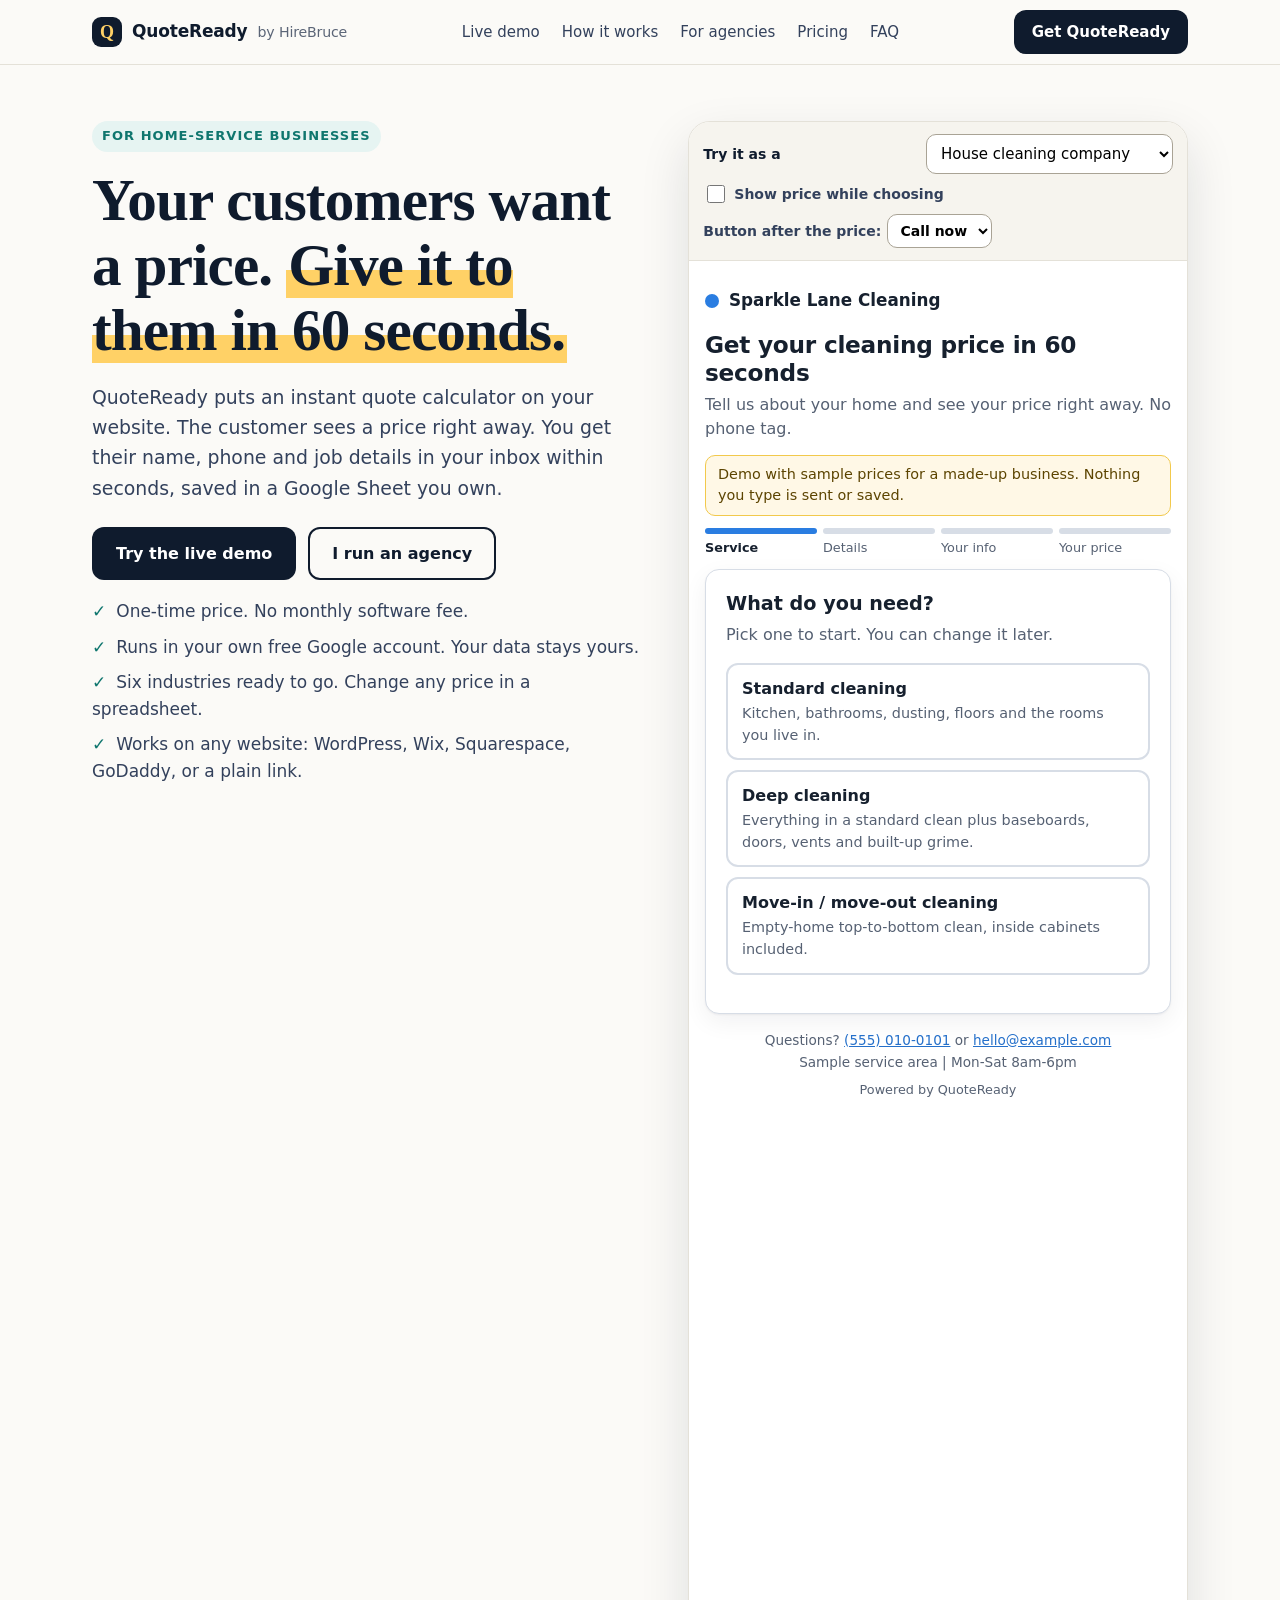
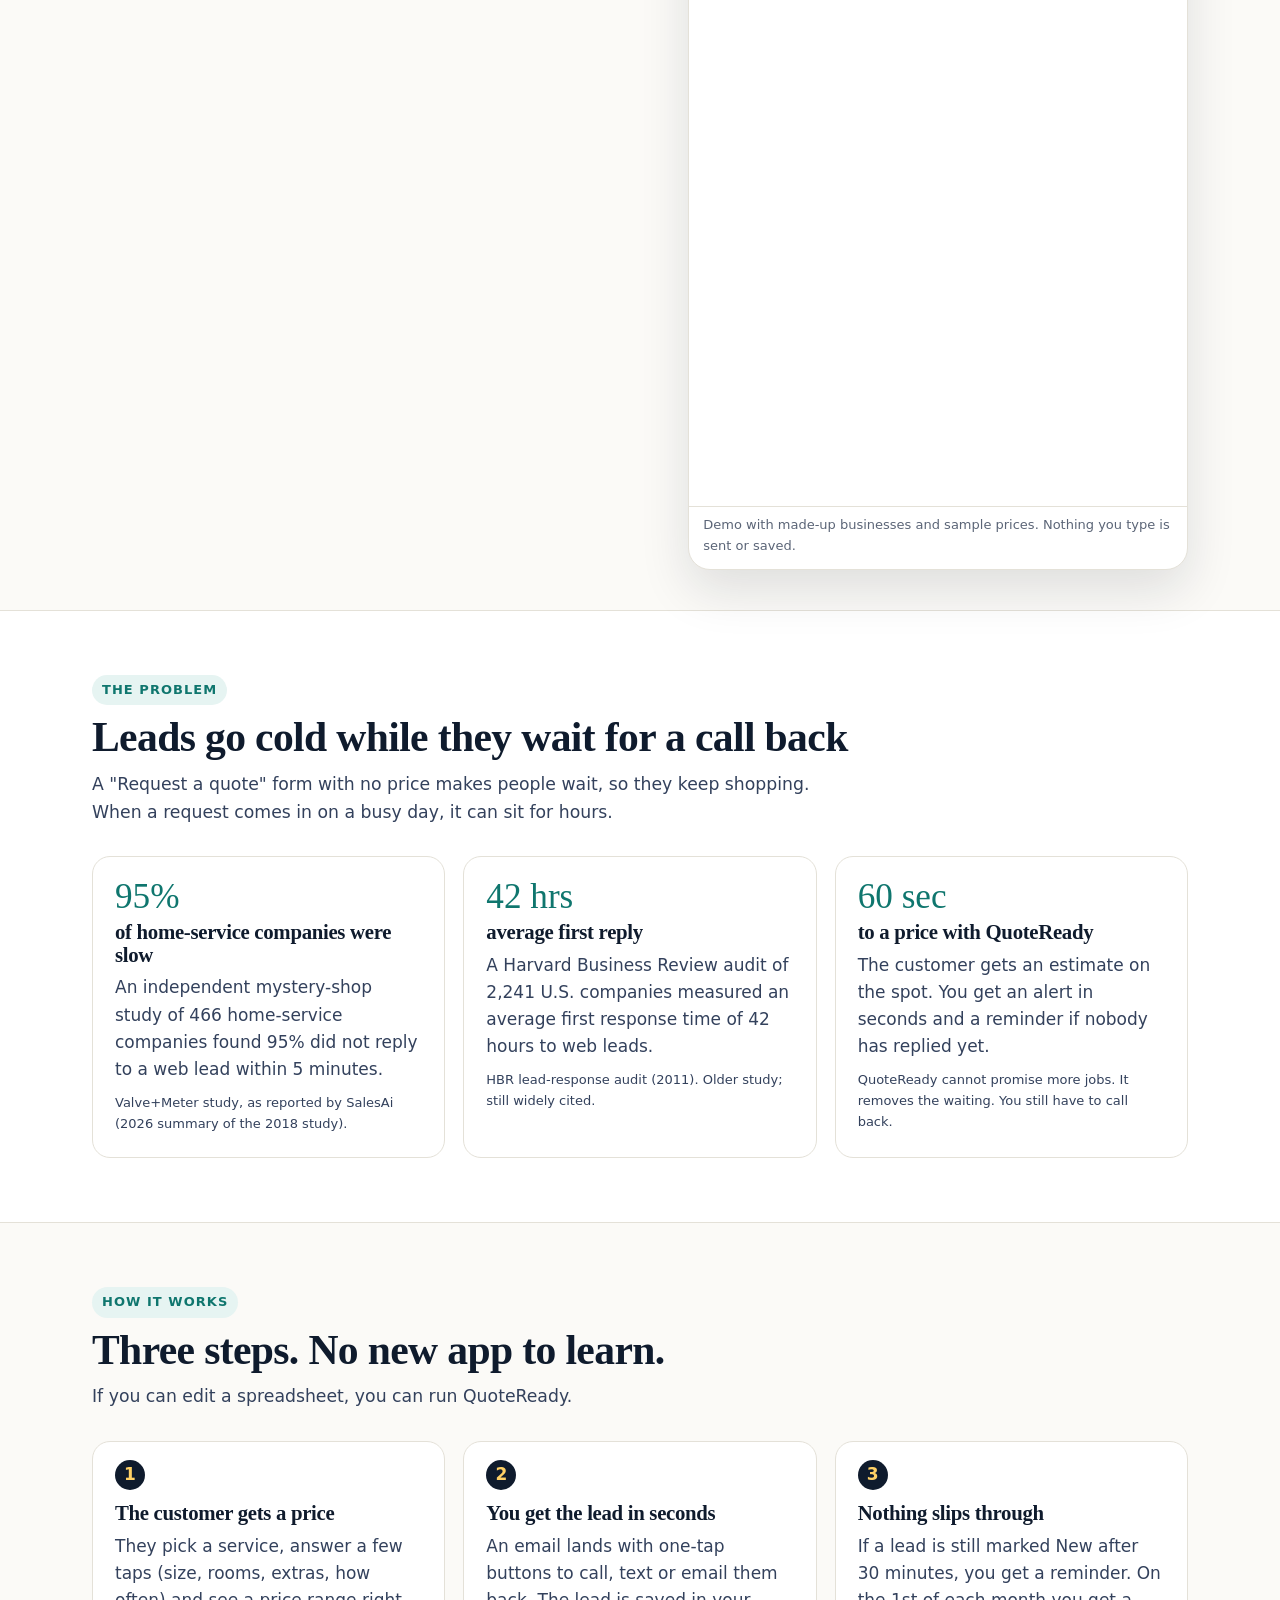
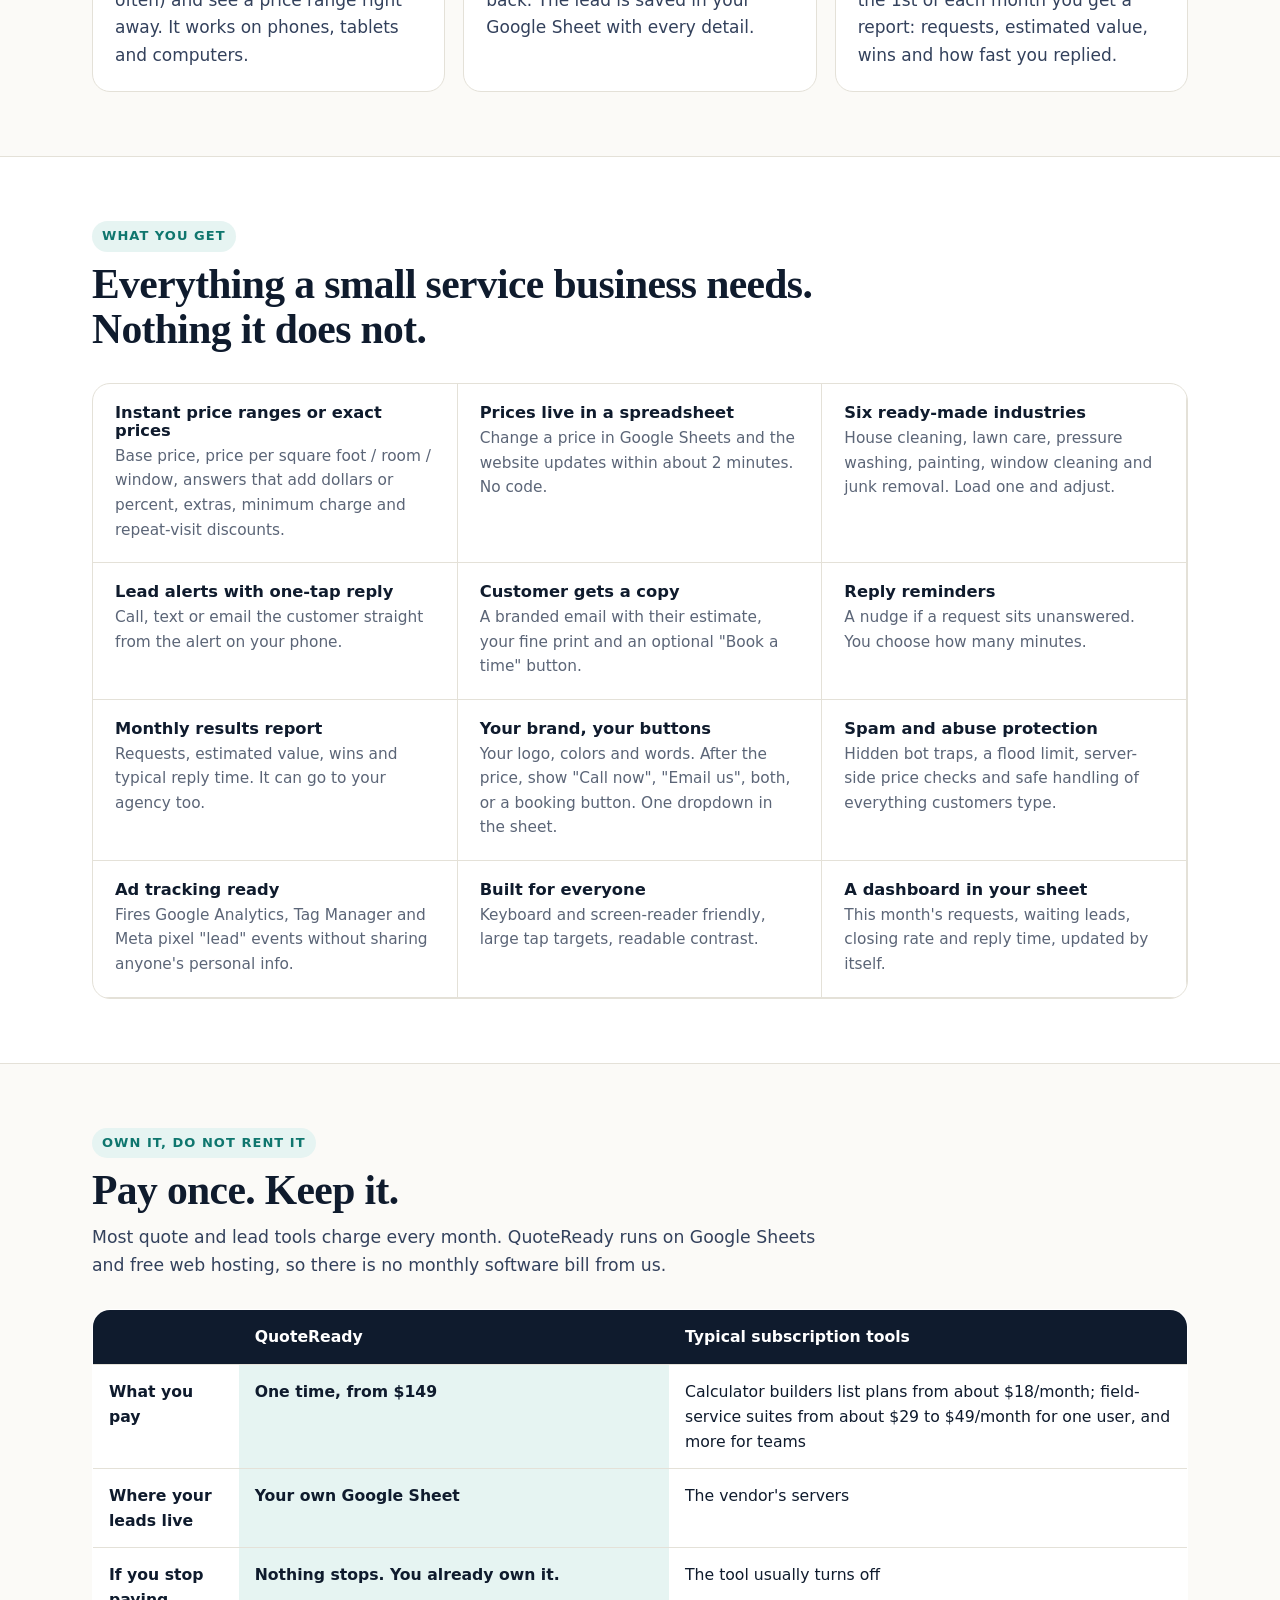
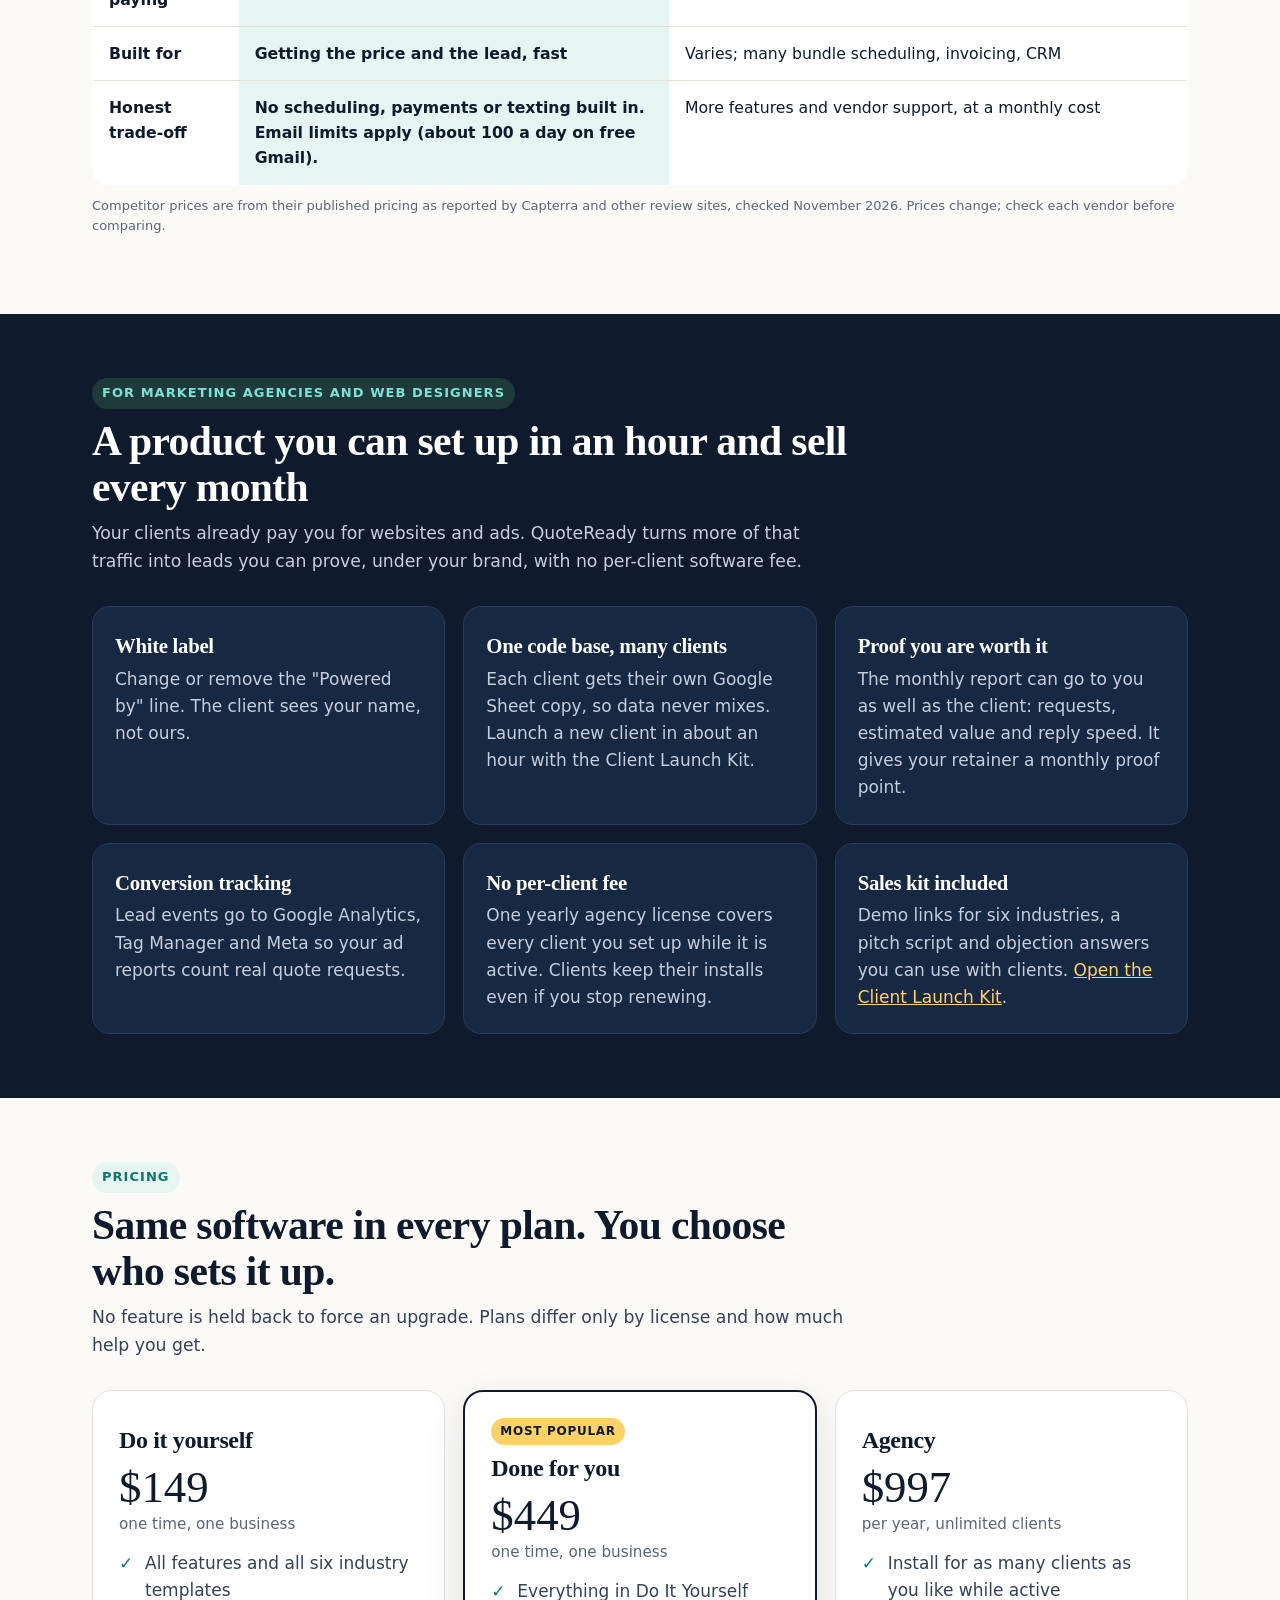
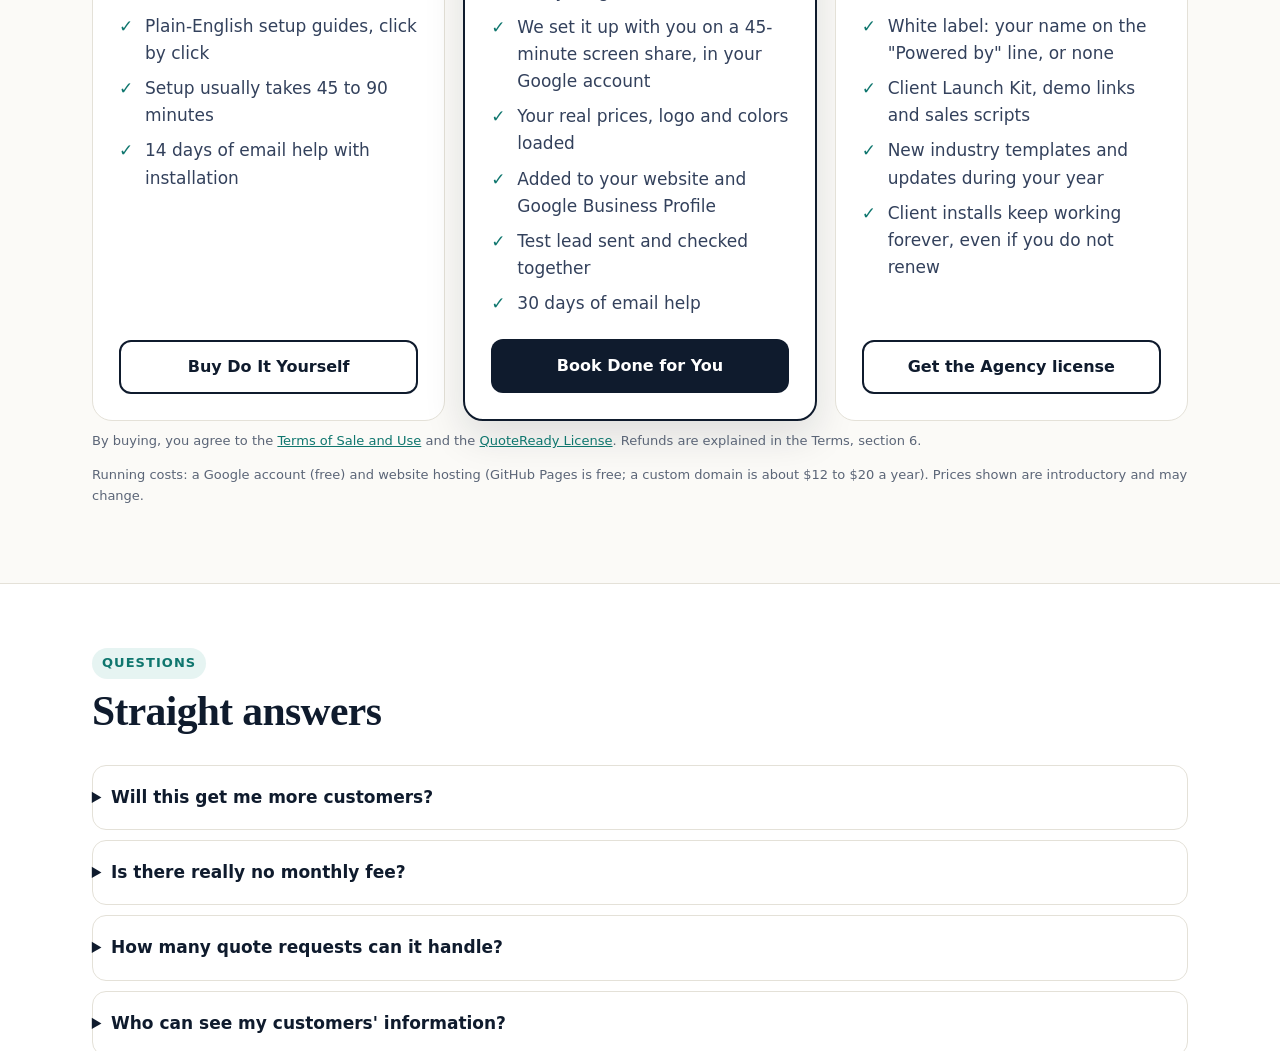
<file: index.html>
<!DOCTYPE html>
<html lang="en">
<head>
<!-- Google Tag Manager -->
<script async src="https://www.googletagmanager.com/gtm.js?id=GTM-KSQ2MB2R"></script>
<script>
  window.dataLayer = window.dataLayer || [];
  function gtag(){dataLayer.push(arguments);}
  gtag('js', new Date());
  dataLayer.push({'gtm.start': new Date().getTime(), event: 'gtm.js'});
</script>
<!-- End Google Tag Manager -->
  <meta charset="utf-8">
  <meta name="viewport" content="width=device-width, initial-scale=1">
  <title>QuoteReady by HireBruce: instant quotes and lead alerts for service businesses</title>
  <meta name="description" content="Put an instant price calculator on any service business website. Every request lands in the owner's own Google Sheet and inbox in seconds. One-time price, no monthly fee.">
  <meta property="og:title" content="QuoteReady: show your price in 60 seconds, get the lead in seconds">
  <meta property="og:description" content="Instant quotes, lead alerts, reminders and monthly reports. Runs in the owner's own Google account. No monthly fee.">
  <meta property="og:type" content="website">
  <link rel="stylesheet" href="assets/site.css">
</head>
<body>
<noscript><iframe src="https://www.googletagmanager.com/ns.html?id=GTM-KSQ2MB2R" height="0" width="0" style="display:none;visibility:hidden" title="Google Tag Manager"></iframe></noscript>
<a class="skip" href="#main">Skip to content</a>

<header class="nav">
  <div class="wrap">
    <a class="logo" href="#top" aria-label="QuoteReady by HireBruce, home"><span class="mark" aria-hidden="true">Q</span> QuoteReady <small>by HireBruce</small></a>
    <nav aria-label="Main">
      <ul>
        <li><a href="#demo">Live demo</a></li>
        <li><a href="#how">How it works</a></li>
        <li><a href="#agencies">For agencies</a></li>
        <li><a href="#pricing">Pricing</a></li>
        <li><a href="#faq">FAQ</a></li>
      </ul>
    </nav>
    <a class="btn dark small" href="#pricing">Get QuoteReady</a>
  </div>
</header>

<main id="main">
  <section class="hero" id="top">
    <div class="wrap">
      <div>
        <span class="eyebrow">For home-service businesses</span>
        <h1>Your customers want a price. <mark>Give it to them in 60 seconds.</mark></h1>
        <p class="lede">QuoteReady puts an instant quote calculator on your website. The customer sees a price right away. You get their name, phone and job details in your inbox within seconds, saved in a Google Sheet you own.</p>
        <div class="ctas">
          <a class="btn dark" href="#demo">Try the live demo</a>
          <a class="btn line" href="#agencies">I run an agency</a>
        </div>
        <ul class="ticks">
          <li>One-time price. No monthly software fee.</li>
          <li>Runs in your own free Google account. Your data stays yours.</li>
          <li>Six industries ready to go. Change any price in a spreadsheet.</li>
          <li>Works on any website: WordPress, Wix, Squarespace, GoDaddy, or a plain link.</li>
        </ul>
      </div>

      <div class="demo-card" id="demo">
        <div class="demo-top">
          <label for="industry">Try it as a</label>
          <select id="industry">
            <option value="house-cleaning">House cleaning company</option>
            <option value="lawn-care">Lawn care company</option>
            <option value="pressure-washing">Pressure washing company</option>
            <option value="interior-painting">Painting company</option>
            <option value="window-cleaning">Window cleaning company</option>
            <option value="junk-removal">Junk removal company</option>
          </select>
          <label class="demo-toggle"><input type="checkbox" id="liveToggle"> Show price while choosing</label>
          <label class="demo-toggle" for="contactMode">Button after the price:
            <select id="contactMode">
              <option value="call">Call now</option>
              <option value="email">Email us</option>
              <option value="both">Both</option>
              <option value="none">None</option>
            </select>
          </label>
        </div>
        <iframe id="demoFrame" src="quote/?demo=house-cleaning" title="QuoteReady live demo (sample business, nothing is sent)"></iframe>
        <p class="demo-caption">Demo with made-up businesses and sample prices. Nothing you type is sent or saved.</p>
      </div>
    </div>
  </section>

  <section class="alt" aria-labelledby="problem-h">
    <div class="wrap">
      <div class="section-head">
        <span class="eyebrow">The problem</span>
        <h2 id="problem-h">Leads go cold while they wait for a call back</h2>
        <p>A "Request a quote" form with no price makes people wait, so they keep shopping. When a request comes in on a busy day, it can sit for hours.</p>
      </div>
      <div class="grid3">
        <div class="card">
          <div class="num">95%</div>
          <h3>of home-service companies were slow</h3>
          <p>An independent mystery-shop study of 466 home-service companies found 95% did not reply to a web lead within 5 minutes.</p>
          <p class="source">Valve+Meter study, as reported by SalesAi (2026 summary of the 2018 study).</p>
        </div>
        <div class="card">
          <div class="num">42 hrs</div>
          <h3>average first reply</h3>
          <p>A Harvard Business Review audit of 2,241 U.S. companies measured an average first response time of 42 hours to web leads.</p>
          <p class="source">HBR lead-response audit (2011). Older study; still widely cited.</p>
        </div>
        <div class="card">
          <div class="num">60 sec</div>
          <h3>to a price with QuoteReady</h3>
          <p>The customer gets an estimate on the spot. You get an alert in seconds and a reminder if nobody has replied yet.</p>
          <p class="source">QuoteReady cannot promise more jobs. It removes the waiting. You still have to call back.</p>
        </div>
      </div>
    </div>
  </section>

  <section id="how" aria-labelledby="how-h">
    <div class="wrap">
      <div class="section-head">
        <span class="eyebrow">How it works</span>
        <h2 id="how-h">Three steps. No new app to learn.</h2>
        <p>If you can edit a spreadsheet, you can run QuoteReady.</p>
      </div>
      <div class="grid3 steps">
        <div class="card"><h3>The customer gets a price</h3><p>They pick a service, answer a few taps (size, rooms, extras, how often) and see a price range right away. It works on phones, tablets and computers.</p></div>
        <div class="card"><h3>You get the lead in seconds</h3><p>An email lands with one-tap buttons to call, text or email them back. The lead is saved in your Google Sheet with every detail.</p></div>
        <div class="card"><h3>Nothing slips through</h3><p>If a lead is still marked New after 30 minutes, you get a reminder. On the 1st of each month you get a report: requests, estimated value, wins and how fast you replied.</p></div>
      </div>
    </div>
  </section>

  <section class="alt" aria-labelledby="feat-h">
    <div class="wrap">
      <div class="section-head">
        <span class="eyebrow">What you get</span>
        <h2 id="feat-h">Everything a small service business needs. Nothing it does not.</h2>
      </div>
      <div class="features">
        <div><h3>Instant price ranges or exact prices</h3><p>Base price, price per square foot / room / window, answers that add dollars or percent, extras, minimum charge and repeat-visit discounts.</p></div>
        <div><h3>Prices live in a spreadsheet</h3><p>Change a price in Google Sheets and the website updates within about 2 minutes. No code.</p></div>
        <div><h3>Six ready-made industries</h3><p>House cleaning, lawn care, pressure washing, painting, window cleaning and junk removal. Load one and adjust.</p></div>
        <div><h3>Lead alerts with one-tap reply</h3><p>Call, text or email the customer straight from the alert on your phone.</p></div>
        <div><h3>Customer gets a copy</h3><p>A branded email with their estimate, your fine print and an optional "Book a time" button.</p></div>
        <div><h3>Reply reminders</h3><p>A nudge if a request sits unanswered. You choose how many minutes.</p></div>
        <div><h3>Monthly results report</h3><p>Requests, estimated value, wins and typical reply time. It can go to your agency too.</p></div>
        <div><h3>Your brand, your buttons</h3><p>Your logo, colors and words. After the price, show "Call now", "Email us", both, or a booking button. One dropdown in the sheet.</p></div>
        <div><h3>Spam and abuse protection</h3><p>Hidden bot traps, a flood limit, server-side price checks and safe handling of everything customers type.</p></div>
        <div><h3>Ad tracking ready</h3><p>Fires Google Analytics, Tag Manager and Meta pixel "lead" events without sharing anyone's personal info.</p></div>
        <div><h3>Built for everyone</h3><p>Keyboard and screen-reader friendly, large tap targets, readable contrast.</p></div>
        <div><h3>A dashboard in your sheet</h3><p>This month's requests, waiting leads, closing rate and reply time, updated by itself.</p></div>
      </div>
    </div>
  </section>

  <section aria-labelledby="own-h">
    <div class="wrap">
      <div class="section-head">
        <span class="eyebrow">Own it, do not rent it</span>
        <h2 id="own-h">Pay once. Keep it.</h2>
        <p>Most quote and lead tools charge every month. QuoteReady runs on Google Sheets and free web hosting, so there is no monthly software bill from us.</p>
      </div>
      <div class="table-scroll">
        <table class="compare">
          <caption class="sr">QuoteReady compared with monthly subscription tools</caption>
          <thead><tr><th scope="col"></th><th scope="col">QuoteReady</th><th scope="col">Typical subscription tools</th></tr></thead>
          <tbody>
            <tr><th scope="row">What you pay</th><td>One time, from $149</td><td>Calculator builders list plans from about $18/month; field-service suites from about $29 to $49/month for one user, and more for teams</td></tr>
            <tr><th scope="row">Where your leads live</th><td>Your own Google Sheet</td><td>The vendor's servers</td></tr>
            <tr><th scope="row">If you stop paying</th><td>Nothing stops. You already own it.</td><td>The tool usually turns off</td></tr>
            <tr><th scope="row">Built for</th><td>Getting the price and the lead, fast</td><td>Varies; many bundle scheduling, invoicing, CRM</td></tr>
            <tr><th scope="row">Honest trade-off</th><td>No scheduling, payments or texting built in. Email limits apply (about 100 a day on free Gmail).</td><td>More features and vendor support, at a monthly cost</td></tr>
          </tbody>
        </table>
      </div>
      <p class="source">Competitor prices are from their published pricing as reported by Capterra and other review sites, checked November 2026. Prices change; check each vendor before comparing.</p>
    </div>
  </section>

  <section class="agency" id="agencies" aria-labelledby="ag-h">
    <div class="wrap">
      <div class="section-head">
        <span class="eyebrow">For marketing agencies and web designers</span>
        <h2 id="ag-h">A product you can set up in an hour and sell every month</h2>
        <p>Your clients already pay you for websites and ads. QuoteReady turns more of that traffic into leads you can prove, under your brand, with no per-client software fee.</p>
      </div>
      <div class="grid3">
        <div class="card"><h3>White label</h3><p>Change or remove the "Powered by" line. The client sees your name, not ours.</p></div>
        <div class="card"><h3>One code base, many clients</h3><p>Each client gets their own Google Sheet copy, so data never mixes. Launch a new client in about an hour with the Client Launch Kit.</p></div>
        <div class="card"><h3>Proof you are worth it</h3><p>The monthly report can go to you as well as the client: requests, estimated value and reply speed. It gives your retainer a monthly proof point.</p></div>
        <div class="card"><h3>Conversion tracking</h3><p>Lead events go to Google Analytics, Tag Manager and Meta so your ad reports count real quote requests.</p></div>
        <div class="card"><h3>No per-client fee</h3><p>One yearly agency license covers every client you set up while it is active. Clients keep their installs even if you stop renewing.</p></div>
        <div class="card"><h3>Sales kit included</h3><p>Demo links for six industries, a pitch script and objection answers you can use with clients. <a href="agency/">Open the Client Launch Kit</a>.</p></div>
      </div>
    </div>
  </section>

  <section id="pricing" aria-labelledby="price-h">
    <div class="wrap">
      <div class="section-head">
        <span class="eyebrow">Pricing</span>
        <h2 id="price-h">Same software in every plan. You choose who sets it up.</h2>
        <p>No feature is held back to force an upgrade. Plans differ only by license and how much help you get.</p>
      </div>
      <div class="prices">
        <div class="price-card">
          <h3>Do it yourself</h3>
          <div class="amount">$149</div>
          <div class="per">one time, one business</div>
          <ul>
            <li>All features and all six industry templates</li>
            <li>Plain-English setup guides, click by click</li>
            <li>Setup usually takes 45 to 90 minutes</li>
            <li>14 days of email help with installation</li>
          </ul>
          <a class="btn line" href="mailto:stradman100@gmail.com?subject=QuoteReady%20Do%20It%20Yourself">Buy Do It Yourself</a>
        </div>
        <div class="price-card featured">
          <span class="tag">Most popular</span>
          <h3>Done for you</h3>
          <div class="amount">$449</div>
          <div class="per">one time, one business</div>
          <ul>
            <li>Everything in Do It Yourself</li>
            <li>We set it up with you on a 45-minute screen share, in your Google account</li>
            <li>Your real prices, logo and colors loaded</li>
            <li>Added to your website and Google Business Profile</li>
            <li>Test lead sent and checked together</li>
            <li>30 days of email help</li>
          </ul>
          <a class="btn dark" href="mailto:stradman100@gmail.com?subject=QuoteReady%20Done%20For%20You">Book Done for You</a>
        </div>
        <div class="price-card">
          <h3>Agency</h3>
          <div class="amount">$997</div>
          <div class="per">per year, unlimited clients</div>
          <ul>
            <li>Install for as many clients as you like while active</li>
            <li>White label: your name on the "Powered by" line, or none</li>
            <li>Client Launch Kit, demo links and sales scripts</li>
            <li>New industry templates and updates during your year</li>
            <li>Client installs keep working forever, even if you do not renew</li>
          </ul>
          <a class="btn line" href="mailto:stradman100@gmail.com?subject=QuoteReady%20Agency%20License">Get the Agency license</a>
        </div>
      </div>
      <p class="source">By buying, you agree to the <a href="legal/terms.html">Terms of Sale and Use</a> and the <a href="legal/license.html">QuoteReady License</a>. Refunds are explained in the Terms, section 6.</p>
      <p class="source">Running costs: a Google account (free) and website hosting (GitHub Pages is free; a custom domain is about $12 to $20 a year). Prices shown are introductory and may change.</p>
    </div>
  </section>

  <section class="alt faq" id="faq" aria-labelledby="faq-h">
    <div class="wrap">
      <div class="section-head"><span class="eyebrow">Questions</span><h2 id="faq-h">Straight answers</h2></div>
      <details><summary>Will this get me more customers?</summary><p>We cannot promise that, and you should be careful of anyone who does. QuoteReady removes two common leaks: customers who leave because they cannot see a price, and requests that sit unanswered. Whether you win the job still depends on your price, your reviews and how fast you call back.</p></details>
      <details><summary>Is there really no monthly fee?</summary><p>No monthly fee from us. It runs on Google Sheets and Google Apps Script in your own Google account, which is free for normal small-business volume, and on free GitHub Pages hosting. You only pay for a custom domain if you want one.</p></details>
      <details><summary>How many quote requests can it handle?</summary><p>Plenty for most small businesses. The real limit is email: a free Gmail account can send to about 100 recipients a day through Apps Script (a paid Google Workspace account about 1,500). Each request uses 2 (your alert and the customer's copy). If you hit the limit, the lead is still saved in your sheet; only the email waits.</p></details>
      <details><summary>Who can see my customers' information?</summary><p>Only people you share your Google Sheet with. The website never receives your lead list or your private settings. Never "publish to the web" or share the Leads tab publicly.</p></details>
      <details><summary>Can I change my prices?</summary><p>Yes. Edit the Services, Options and Extras tabs. The website picks up the change within about 2 minutes.</p></details>
      <details><summary>Does it book appointments or take payments?</summary><p>Not by itself. You can add your existing booking link (Calendly, Google Calendar booking pages, Square and others) and a "Book a time" button appears after the price. That keeps QuoteReady simple and cheap.</p></details>
      <details><summary>Does it send text messages?</summary><p>No. Business texting in the U.S. requires carrier registration and paid services. Alerts come by email, which shows up instantly on your phone. The lead email has a one-tap "Text" button so you can text the customer from your own phone.</p></details>
      <details><summary>What if my business is not one of the six industries?</summary><p>Start from the closest one and rename the services and questions. Any business that prices by size, count, or a few choices can use it: carpet cleaning, gutter cleaning, pet grooming, mobile detailing, moving help, photography packages and more.</p></details>
      <details><summary>Do I own it?</summary><p>You own your copy, your data and your domain. The software is licensed to you for your business (agencies: for your clients). You can change it however you like for your own use. You cannot resell the code itself as a competing product.</p></details>
      <details><summary>What if I need help later?</summary><p>Your plan includes email help with installation. After that, the guides and a troubleshooting checklist cover the common problems, and paid help is available.</p></details>
    </div>
  </section>

  <section class="final">
    <div class="wrap">
      <h2>Stop making customers wait for a price.</h2>
      <p>Try the demo as your industry, then pick the plan that fits. Most businesses are live the same day.</p>
      <a class="btn dark" href="#demo">Try the demo again</a>
      <a class="btn line" href="#pricing">See plans</a>
    </div>
  </section>
</main>

<footer class="site">
  <div class="wrap">
    <span>&copy; <span id="yr">2026</span> HireBruce.com. QuoteReady is sold as licensed software. Demo businesses are fictional.</span>
    <span><a href="legal/privacy.html">Privacy</a> &middot; <a href="legal/terms.html">Terms</a> &middot; <a href="legal/license.html">License</a> &middot; <a href="agency/">Agency Client Launch Kit</a></span>
  </div>
</footer>
<script src="assets/site.js"></script>
</body>
</html>
</file>
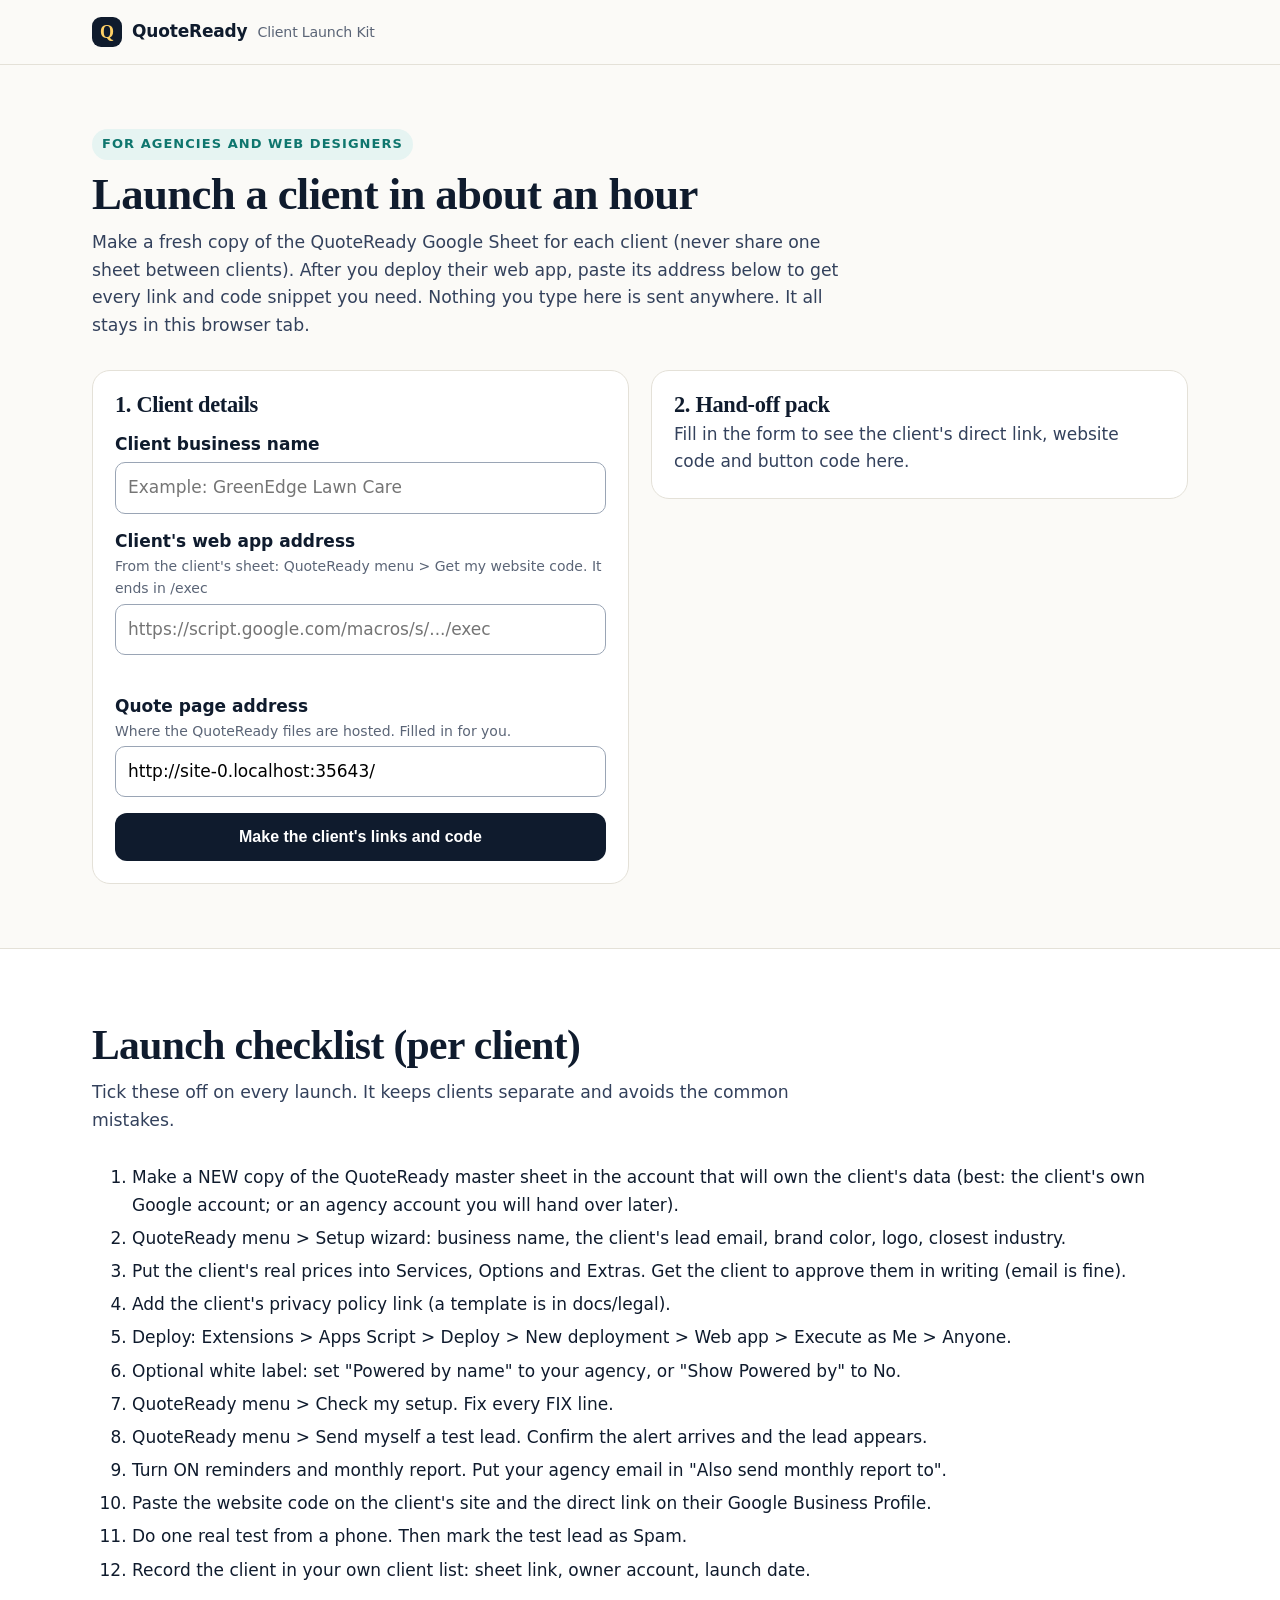
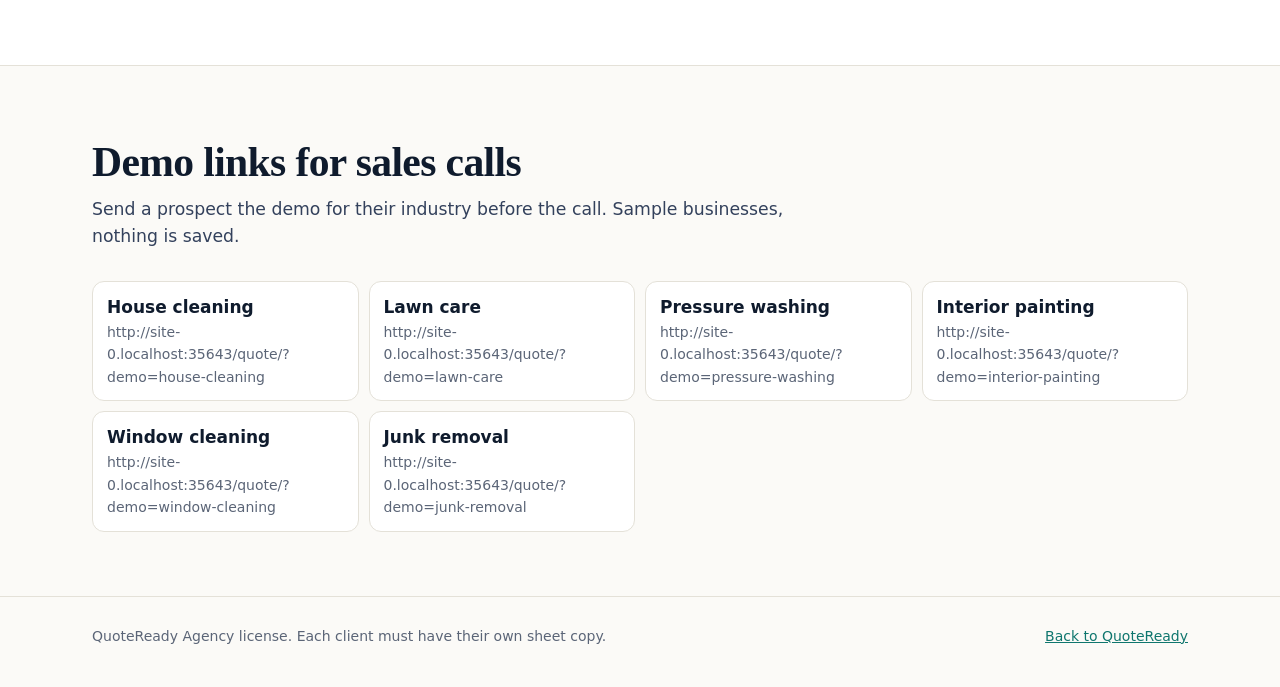
<file: agency/index.html>
<!DOCTYPE html>
<html lang="en">
<head>
<!-- Google Tag Manager -->
<script async src="https://www.googletagmanager.com/gtm.js?id=GTM-KSQ2MB2R"></script>
<script>
  window.dataLayer = window.dataLayer || [];
  function gtag(){dataLayer.push(arguments);}
  gtag('js', new Date());
  dataLayer.push({'gtm.start': new Date().getTime(), event: 'gtm.js'});
</script>
<!-- End Google Tag Manager -->
  <meta charset="utf-8">
  <meta name="viewport" content="width=device-width, initial-scale=1">
  <title>QuoteReady Client Launch Kit (for agencies)</title>
  <meta name="robots" content="noindex">
  <link rel="stylesheet" href="../assets/site.css">
  <style>
    .kit { display: grid; grid-template-columns: 1fr 1fr; gap: 22px; align-items: start; }
    @media (max-width: 900px) { .kit { grid-template-columns: 1fr; } }
    .kit label { display: block; font-weight: 700; margin: 14px 0 4px; }
    .kit .hint { font-weight: 400; color: var(--muted); font-size: 14px; display: block; }
    .kit input { width: 100%; font: inherit; padding: 11px 12px; border: 1.5px solid #9aa5b5; border-radius: 10px; min-height: 46px; }
    .kit textarea { width: 100%; font: 14px/1.5 ui-monospace, SFMono-Regular, Menlo, Consolas, monospace; padding: 10px; border: 1.5px solid #9aa5b5; border-radius: 10px; min-height: 96px; background: #fbfbfb; }
    .err { color: #b42318; font-weight: 700; min-height: 1.4em; margin: 6px 0 0; }
    .out h3 { font-family: var(--sans); font-size: 1rem; margin: 16px 0 6px; letter-spacing: 0; }
    .copy { margin-top: 6px; }
    ol.check li { margin: 6px 0; }
    .demos { display: grid; grid-template-columns: repeat(auto-fill, minmax(220px, 1fr)); gap: 10px; }
    .demos a { display: block; background: #fff; border: 1px solid var(--line); border-radius: 12px; padding: 12px 14px; text-decoration: none; color: var(--ink); font-weight: 700; }
    .demos a span { display: block; font-weight: 400; color: var(--muted); font-size: 14px; }
  </style>
</head>
<body>
<noscript><iframe src="https://www.googletagmanager.com/ns.html?id=GTM-KSQ2MB2R" height="0" width="0" style="display:none;visibility:hidden" title="Google Tag Manager"></iframe></noscript>
<a class="skip" href="#main">Skip to content</a>
<header class="nav"><div class="wrap"><a class="logo" href="../"><span class="mark" aria-hidden="true">Q</span> QuoteReady <small>Client Launch Kit</small></a></div></header>
<main id="main">
  <section>
    <div class="wrap">
      <div class="section-head">
        <span class="eyebrow">For agencies and web designers</span>
        <h1 style="font-size:clamp(2rem,4vw,2.8rem);margin:10px 0">Launch a client in about an hour</h1>
        <p>Make a fresh copy of the QuoteReady Google Sheet for each client (never share one sheet between clients). After you deploy their web app, paste its address below to get every link and code snippet you need. Nothing you type here is sent anywhere. It all stays in this browser tab.</p>
      </div>

      <div class="kit">
        <form class="card" id="kitForm" novalidate>
          <h2 style="font-size:1.4rem;margin:0 0 4px">1. Client details</h2>
          <label for="client">Client business name</label>
          <input id="client" autocomplete="off" maxlength="80" placeholder="Example: GreenEdge Lawn Care">
          <label for="api">Client's web app address <span class="hint">From the client's sheet: QuoteReady menu &gt; Get my website code. It ends in /exec</span></label>
          <input id="api" autocomplete="off" inputmode="url" placeholder="https://script.google.com/macros/s/.../exec" aria-describedby="apiErr">
          <p class="err" id="apiErr" role="alert"></p>
          <label for="base">Quote page address <span class="hint">Where the QuoteReady files are hosted. Filled in for you.</span></label>
          <input id="base" autocomplete="off" inputmode="url">
          <button class="btn dark" type="submit" style="margin-top:16px;width:100%">Make the client's links and code</button>
        </form>

        <div class="card out" id="out" aria-live="polite">
          <h2 style="font-size:1.4rem;margin:0 0 4px">2. Hand-off pack</h2>
          <p id="outEmpty">Fill in the form to see the client's direct link, website code and button code here.</p>
          <div id="outFull" hidden>
            <h3 id="h-link">Direct quote link (Google Business Profile, Facebook, texts, emails, QR codes)</h3>
            <textarea id="link" readonly aria-labelledby="h-link"></textarea>
            <button class="btn line small copy" type="button" data-copy="link">Copy link</button>
            <h3 id="h-embed">Website code (paste into an HTML / Embed / Code block)</h3>
            <textarea id="embed" readonly aria-labelledby="h-embed"></textarea>
            <button class="btn line small copy" type="button" data-copy="embed">Copy code</button>
            <h3 id="h-button">"Get a quote" button code (for a header or any page)</h3>
            <textarea id="button" readonly aria-labelledby="h-button"></textarea>
            <button class="btn line small copy" type="button" data-copy="button">Copy button code</button>
            <p><a id="open" href="#" target="_blank" rel="noopener">Open the client's live quote page</a></p>
          </div>
        </div>
      </div>
    </div>
  </section>

  <section class="alt">
    <div class="wrap">
      <div class="section-head"><h2>Launch checklist (per client)</h2><p>Tick these off on every launch. It keeps clients separate and avoids the common mistakes.</p></div>
      <ol class="check">
        <li>Make a NEW copy of the QuoteReady master sheet in the account that will own the client's data (best: the client's own Google account; or an agency account you will hand over later).</li>
        <li>QuoteReady menu &gt; Setup wizard: business name, the client's lead email, brand color, logo, closest industry.</li>
        <li>Put the client's real prices into Services, Options and Extras. Get the client to approve them in writing (email is fine).</li>
        <li>Add the client's privacy policy link (a template is in docs/legal).</li>
        <li>Deploy: Extensions &gt; Apps Script &gt; Deploy &gt; New deployment &gt; Web app &gt; Execute as Me &gt; Anyone.</li>
        <li>Optional white label: set "Powered by name" to your agency, or "Show Powered by" to No.</li>
        <li>QuoteReady menu &gt; Check my setup. Fix every FIX line.</li>
        <li>QuoteReady menu &gt; Send myself a test lead. Confirm the alert arrives and the lead appears.</li>
        <li>Turn ON reminders and monthly report. Put your agency email in "Also send monthly report to".</li>
        <li>Paste the website code on the client's site and the direct link on their Google Business Profile.</li>
        <li>Do one real test from a phone. Then mark the test lead as Spam.</li>
        <li>Record the client in your own client list: sheet link, owner account, launch date.</li>
      </ol>
    </div>
  </section>

  <section>
    <div class="wrap">
      <div class="section-head"><h2>Demo links for sales calls</h2><p>Send a prospect the demo for their industry before the call. Sample businesses, nothing is saved.</p></div>
      <div class="demos" id="demos"></div>
    </div>
  </section>
</main>
<footer class="site"><div class="wrap"><span>QuoteReady Agency license. Each client must have their own sheet copy.</span><a href="../">Back to QuoteReady</a></div></footer>
<script src="agency.js"></script>
</body>
</html>
</file>
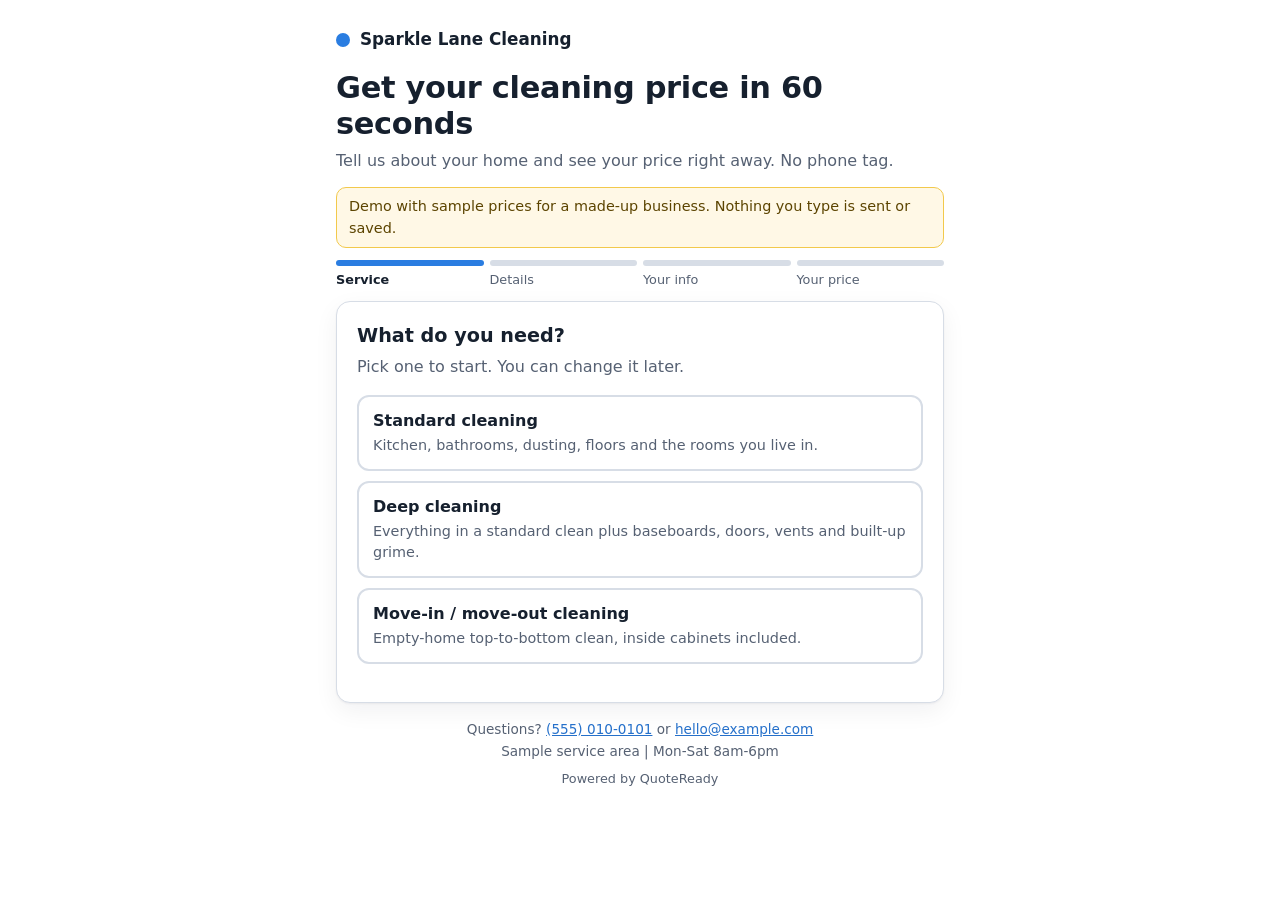
<file: quote/index.html>
<!DOCTYPE html>
<html lang="en">
<head>
  <meta charset="utf-8">
  <meta name="viewport" content="width=device-width, initial-scale=1">
  <meta http-equiv="Content-Security-Policy" content="default-src 'self'; script-src 'self'; style-src 'self'; img-src 'self' https: data:; connect-src https://script.google.com https://script.googleusercontent.com; form-action 'none'; base-uri 'none'; object-src 'none'">
  <meta name="referrer" content="strict-origin-when-cross-origin">
  <meta name="robots" content="noindex">
  <title>Get an instant quote</title>
  <link rel="stylesheet" href="quote.css">
</head>
<body>
  <a class="skip" href="#qr-main">Skip to the quote form</a>
  <div class="qr-shell">
    <header class="qr-header" id="qr-header" aria-busy="true">
      <div class="qr-brand"><span class="sk sk-logo"></span></div>
      <h1 id="qr-headline" class="qr-headline"><span class="sk sk-line"></span></h1>
      <p id="qr-intro" class="qr-intro"></p>
    </header>
    <div id="qr-demo-banner" class="qr-demo" hidden></div>
    <nav aria-label="Progress" class="qr-progress" id="qr-progress" hidden>
      <ol id="qr-steps"></ol>
    </nav>
    <main id="qr-main" class="qr-card" tabindex="-1">
      <div class="qr-loading" id="qr-loading">
        <span class="sk sk-line"></span><span class="sk sk-line short"></span><span class="sk sk-box"></span>
        <p class="qr-sr" role="status">Loading the price list...</p>
      </div>
    </main>
    <div id="qr-livebar" class="qr-livebar" hidden aria-live="polite"></div>
    <footer class="qr-footer" id="qr-footer"></footer>
  </div>
  <noscript><p class="qr-noscript">This quote form needs JavaScript. Please call us instead.</p></noscript>
  <script src="pricing.js"></script>
  <script src="templates.js"></script>
  <script src="quote.js"></script>
</body>
</html>
</file>
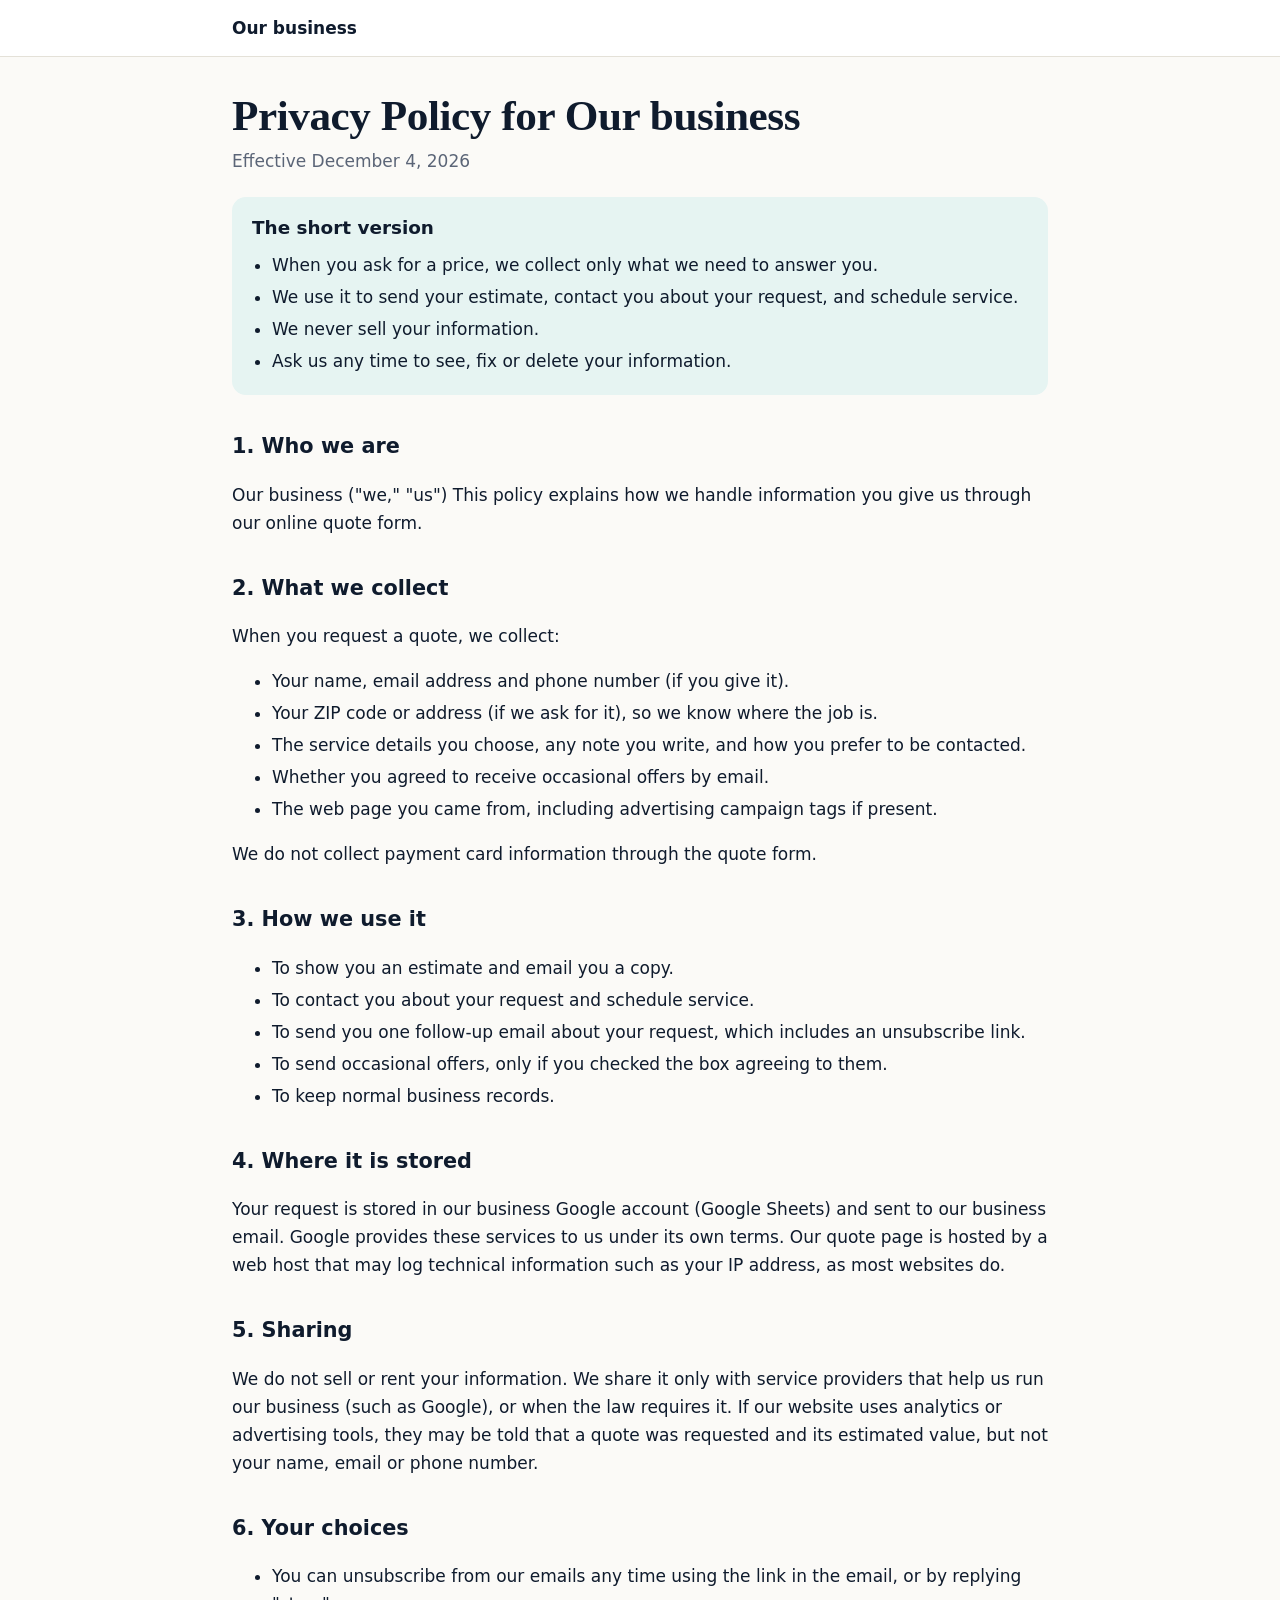
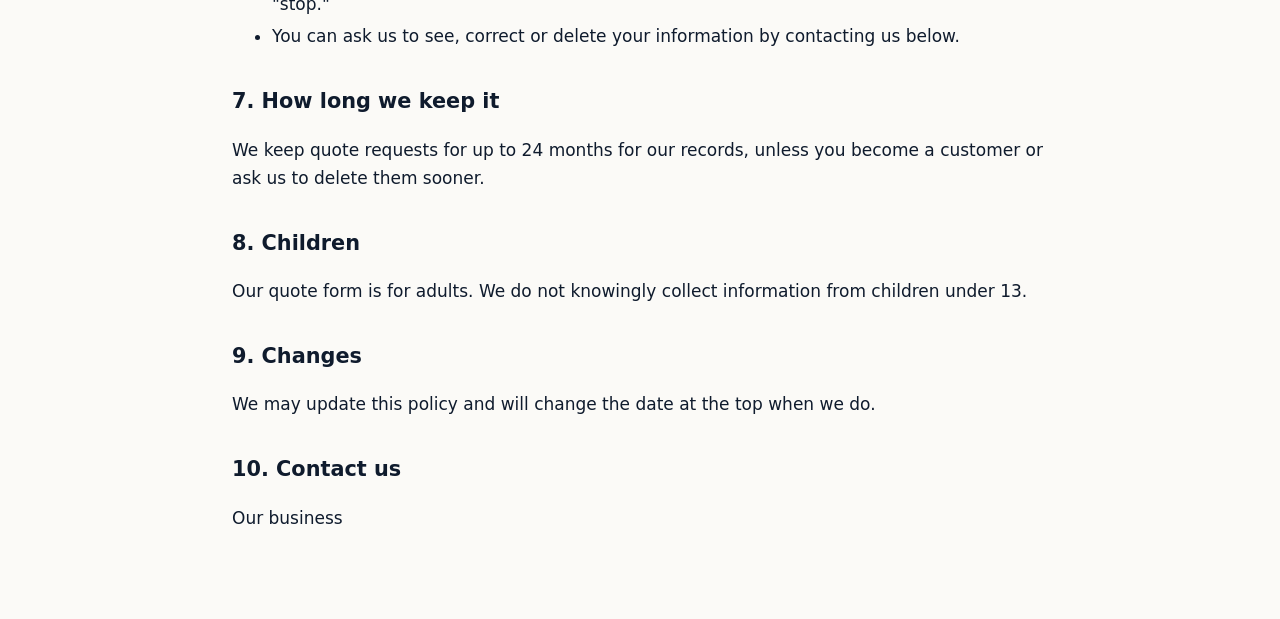
<file: legal/customer-privacy.html>
<!DOCTYPE html>
<html lang="en">
<head>
<meta charset="utf-8"><meta name="viewport" content="width=device-width, initial-scale=1">
<meta name="robots" content="noindex">
<title>Privacy Policy</title>
<link rel="stylesheet" href="legal.css">
<style>header .logo .m{display:none}</style>
</head>
<body>
<a class="skip" href="#main">Skip to content</a>
<header><div class="in"><span class="logo"><span class="m"></span><span data-f="name">Our business</span></span></div></header>
<main id="main">
<h1>Privacy Policy for <span data-f="name">our business</span></h1>
<p class="updated">Effective <span data-f="date">2026</span></p>

<div class="summary">
<h2>The short version</h2>
<ul>
<li>When you ask for a price, we collect only what we need to answer you.</li>
<li>We use it to send your estimate, contact you about your request, and schedule service.</li>
<li>We never sell your information.</li>
<li>Ask us any time to see, fix or delete your information.</li>
</ul>
</div>

<h2>1. Who we are</h2>
<p><span data-f="name">Our business</span> ("we," "us") <span data-f="areaSentence"></span>This policy explains how we handle information you give us through our online quote form.</p>

<h2>2. What we collect</h2>
<p>When you request a quote, we collect:</p>
<ul>
<li>Your name, email address and phone number (if you give it).</li>
<li>Your ZIP code or address (if we ask for it), so we know where the job is.</li>
<li>The service details you choose, any note you write, and how you prefer to be contacted.</li>
<li>Whether you agreed to receive occasional offers by email.</li>
<li>The web page you came from, including advertising campaign tags if present.</li>
</ul>
<p>We do not collect payment card information through the quote form.</p>

<h2>3. How we use it</h2>
<ul>
<li>To show you an estimate and email you a copy.</li>
<li>To contact you about your request and schedule service.</li>
<li>To send you one follow-up email about your request, which includes an unsubscribe link.</li>
<li>To send occasional offers, only if you checked the box agreeing to them.</li>
<li>To keep normal business records.</li>
</ul>

<h2>4. Where it is stored</h2>
<p>Your request is stored in our business Google account (Google Sheets) and sent to our business email. Google provides these services to us under its own terms. Our quote page is hosted by a web host that may log technical information such as your IP address, as most websites do.</p>

<h2>5. Sharing</h2>
<p>We do not sell or rent your information. We share it only with service providers that help us run our business (such as Google), or when the law requires it. If our website uses analytics or advertising tools, they may be told that a quote was requested and its estimated value, but not your name, email or phone number.</p>

<h2>6. Your choices</h2>
<ul>
<li>You can unsubscribe from our emails any time using the link in the email, or by replying "stop."</li>
<li>You can ask us to see, correct or delete your information by contacting us below.</li>
</ul>

<h2>7. How long we keep it</h2>
<p>We keep quote requests for up to 24 months for our records, unless you become a customer or ask us to delete them sooner.</p>

<h2>8. Children</h2>
<p>Our quote form is for adults. We do not knowingly collect information from children under 13.</p>

<h2>9. Changes</h2>
<p>We may update this policy and will change the date at the top when we do.</p>

<h2>10. Contact us</h2>
<p><span data-f="name">Our business</span><br><span data-f="contact"></span></p>
</main>
<script>
(function () {
  var q = new URLSearchParams(location.search);
  var clean = function (v, max) { return String(v || '').replace(/[\u0000-\u001f<>]/g, '').trim().slice(0, max); };
  var name = clean(q.get('n'), 80) || 'Our business';
  var email = clean(q.get('e'), 120);
  var phone = clean(q.get('p'), 40);
  var area = clean(q.get('a'), 200);
  var date = clean(q.get('d'), 40) || new Date().toLocaleDateString('en-US', { year: 'numeric', month: 'long', day: 'numeric' });
  document.title = 'Privacy Policy | ' + name;
  document.querySelectorAll('[data-f="name"]').forEach(function (el) { el.textContent = name; });
  document.querySelectorAll('[data-f="date"]').forEach(function (el) { el.textContent = date; });
  document.querySelectorAll('[data-f="areaSentence"]').forEach(function (el) { el.textContent = area ? 'serves ' + area + '. ' : ''; });
  var c = document.querySelector('[data-f="contact"]');
  if (/^[^\s@<>]+@[^\s@<>]+\.[a-z]{2,}$/i.test(email)) { var a = document.createElement('a'); a.href = 'mailto:' + email; a.textContent = email; c.appendChild(a); }
  if (phone) { if (c.childNodes.length) c.appendChild(document.createTextNode(' | ')); c.appendChild(document.createTextNode(phone)); }
})();
</script>
</body>
</html>
</file>
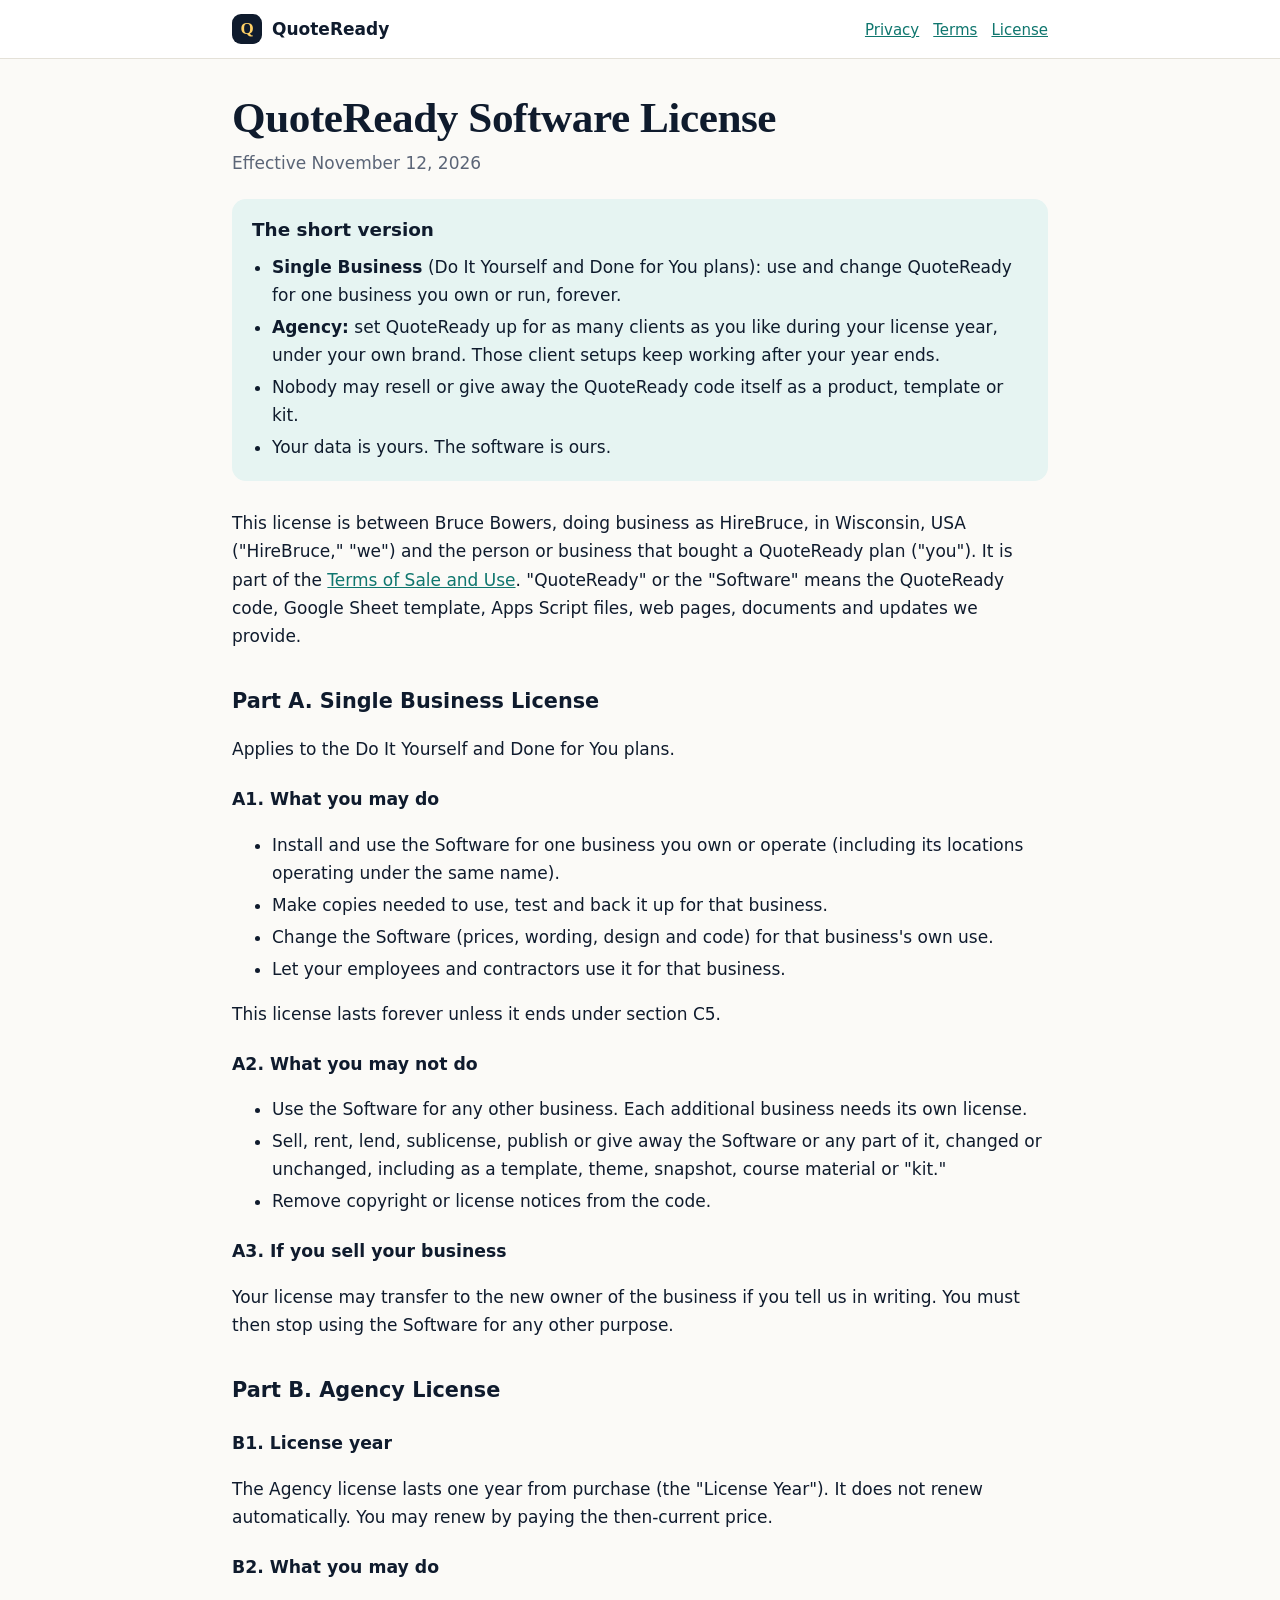
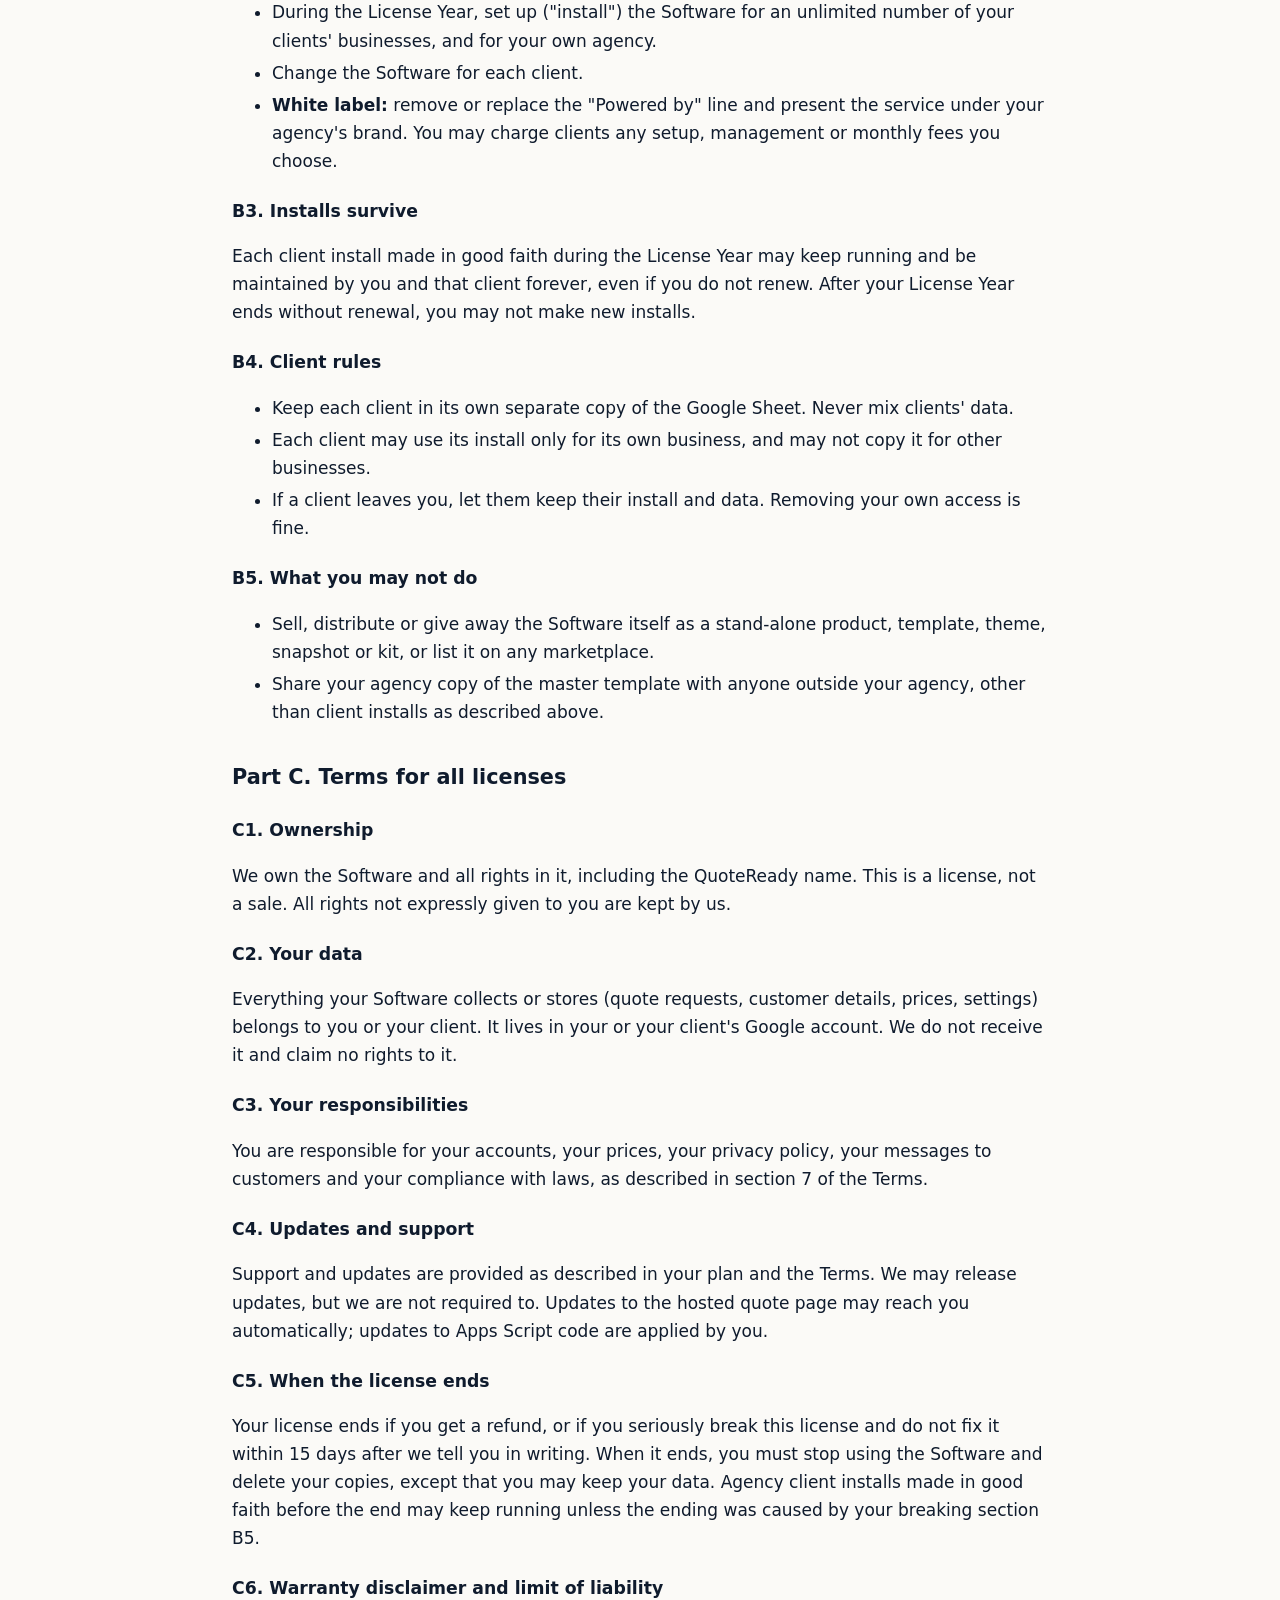
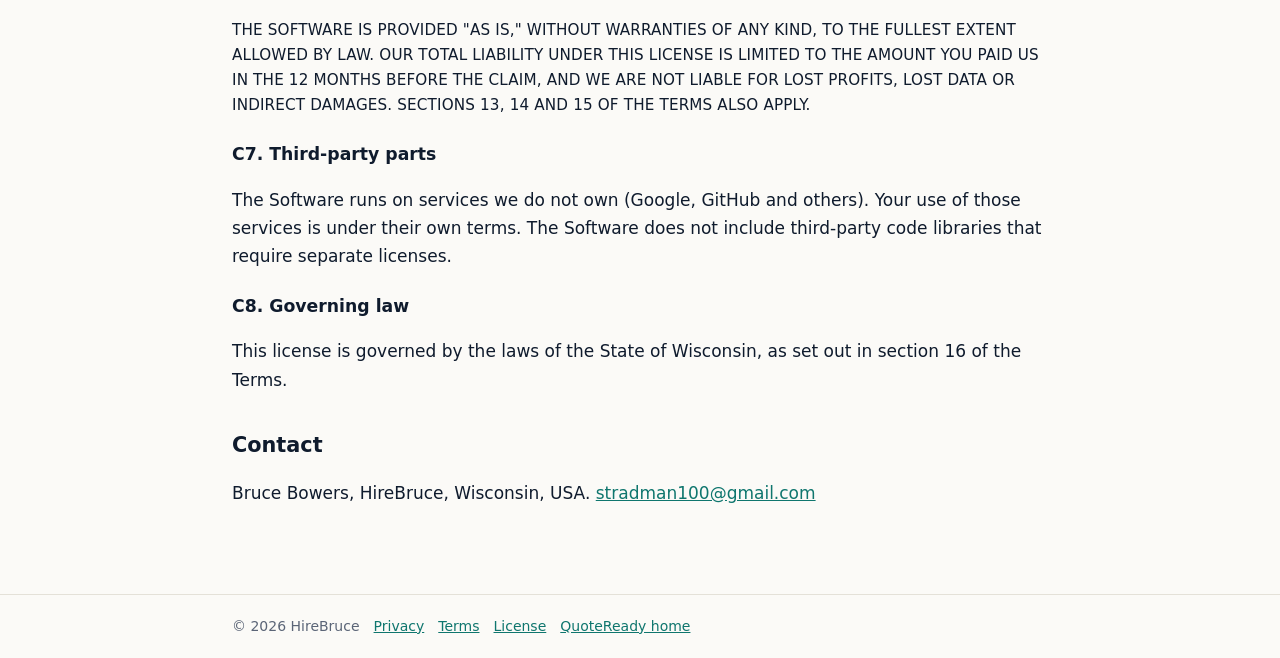
<file: legal/license.html>
<!DOCTYPE html>
<html lang="en">
<head>
<!-- Google Tag Manager -->
<script async src="https://www.googletagmanager.com/gtm.js?id=GTM-KSQ2MB2R"></script>
<script>
  window.dataLayer = window.dataLayer || [];
  function gtag(){dataLayer.push(arguments);}
  gtag('js', new Date());
  dataLayer.push({'gtm.start': new Date().getTime(), event: 'gtm.js'});
</script>
<!-- End Google Tag Manager -->
<meta charset="utf-8"><meta name="viewport" content="width=device-width, initial-scale=1">
<title>QuoteReady License | HireBruce</title>
<meta name="description" content="The QuoteReady software license for single businesses and agencies.">
<link rel="stylesheet" href="legal.css">
</head>
<body>
<noscript><iframe src="https://www.googletagmanager.com/ns.html?id=GTM-KSQ2MB2R" height="0" width="0" style="display:none;visibility:hidden" title="Google Tag Manager"></iframe></noscript>
<a class="skip" href="#main">Skip to content</a>
<header><div class="in"><a class="logo" href="../"><span class="m" aria-hidden="true">Q</span> QuoteReady</a><nav aria-label="Legal"><a href="privacy.html">Privacy</a><a href="terms.html">Terms</a><a href="license.html" aria-current="page">License</a></nav></div></header>
<main id="main">
<h1>QuoteReady Software License</h1>
<p class="updated">Effective November 12, 2026</p>

<div class="summary">
<h2>The short version</h2>
<ul>
<li><b>Single Business</b> (Do It Yourself and Done for You plans): use and change QuoteReady for one business you own or run, forever.</li>
<li><b>Agency:</b> set QuoteReady up for as many clients as you like during your license year, under your own brand. Those client setups keep working after your year ends.</li>
<li>Nobody may resell or give away the QuoteReady code itself as a product, template or kit.</li>
<li>Your data is yours. The software is ours.</li>
</ul>
</div>

<p>This license is between Bruce Bowers, doing business as HireBruce, in Wisconsin, USA ("HireBruce," "we") and the person or business that bought a QuoteReady plan ("you"). It is part of the <a href="terms.html">Terms of Sale and Use</a>. "QuoteReady" or the "Software" means the QuoteReady code, Google Sheet template, Apps Script files, web pages, documents and updates we provide.</p>

<h2>Part A. Single Business License</h2>
<p>Applies to the Do It Yourself and Done for You plans.</p>
<h3>A1. What you may do</h3>
<ul>
<li>Install and use the Software for one business you own or operate (including its locations operating under the same name).</li>
<li>Make copies needed to use, test and back it up for that business.</li>
<li>Change the Software (prices, wording, design and code) for that business's own use.</li>
<li>Let your employees and contractors use it for that business.</li>
</ul>
<p>This license lasts forever unless it ends under section C5.</p>
<h3>A2. What you may not do</h3>
<ul>
<li>Use the Software for any other business. Each additional business needs its own license.</li>
<li>Sell, rent, lend, sublicense, publish or give away the Software or any part of it, changed or unchanged, including as a template, theme, snapshot, course material or "kit."</li>
<li>Remove copyright or license notices from the code.</li>
</ul>
<h3>A3. If you sell your business</h3>
<p>Your license may transfer to the new owner of the business if you tell us in writing. You must then stop using the Software for any other purpose.</p>

<h2>Part B. Agency License</h2>
<h3>B1. License year</h3>
<p>The Agency license lasts one year from purchase (the "License Year"). It does not renew automatically. You may renew by paying the then-current price.</p>
<h3>B2. What you may do</h3>
<ul>
<li>During the License Year, set up ("install") the Software for an unlimited number of your clients' businesses, and for your own agency.</li>
<li>Change the Software for each client.</li>
<li><b>White label:</b> remove or replace the "Powered by" line and present the service under your agency's brand. You may charge clients any setup, management or monthly fees you choose.</li>
</ul>
<h3>B3. Installs survive</h3>
<p>Each client install made in good faith during the License Year may keep running and be maintained by you and that client forever, even if you do not renew. After your License Year ends without renewal, you may not make new installs.</p>
<h3>B4. Client rules</h3>
<ul>
<li>Keep each client in its own separate copy of the Google Sheet. Never mix clients' data.</li>
<li>Each client may use its install only for its own business, and may not copy it for other businesses.</li>
<li>If a client leaves you, let them keep their install and data. Removing your own access is fine.</li>
</ul>
<h3>B5. What you may not do</h3>
<ul>
<li>Sell, distribute or give away the Software itself as a stand-alone product, template, theme, snapshot or kit, or list it on any marketplace.</li>
<li>Share your agency copy of the master template with anyone outside your agency, other than client installs as described above.</li>
</ul>

<h2>Part C. Terms for all licenses</h2>
<h3>C1. Ownership</h3>
<p>We own the Software and all rights in it, including the QuoteReady name. This is a license, not a sale. All rights not expressly given to you are kept by us.</p>
<h3>C2. Your data</h3>
<p>Everything your Software collects or stores (quote requests, customer details, prices, settings) belongs to you or your client. It lives in your or your client's Google account. We do not receive it and claim no rights to it.</p>
<h3>C3. Your responsibilities</h3>
<p>You are responsible for your accounts, your prices, your privacy policy, your messages to customers and your compliance with laws, as described in section 7 of the Terms.</p>
<h3>C4. Updates and support</h3>
<p>Support and updates are provided as described in your plan and the Terms. We may release updates, but we are not required to. Updates to the hosted quote page may reach you automatically; updates to Apps Script code are applied by you.</p>
<h3>C5. When the license ends</h3>
<p>Your license ends if you get a refund, or if you seriously break this license and do not fix it within 15 days after we tell you in writing. When it ends, you must stop using the Software and delete your copies, except that you may keep your data. Agency client installs made in good faith before the end may keep running unless the ending was caused by your breaking section B5.</p>
<h3>C6. Warranty disclaimer and limit of liability</h3>
<p class="caps">The Software is provided "as is," without warranties of any kind, to the fullest extent allowed by law. Our total liability under this license is limited to the amount you paid us in the 12 months before the claim, and we are not liable for lost profits, lost data or indirect damages. Sections 13, 14 and 15 of the Terms also apply.</p>
<h3>C7. Third-party parts</h3>
<p>The Software runs on services we do not own (Google, GitHub and others). Your use of those services is under their own terms. The Software does not include third-party code libraries that require separate licenses.</p>
<h3>C8. Governing law</h3>
<p>This license is governed by the laws of the State of Wisconsin, as set out in section 16 of the Terms.</p>

<h2>Contact</h2>
<p>Bruce Bowers, HireBruce, Wisconsin, USA. <a href="mailto:stradman100@gmail.com">stradman100@gmail.com</a></p>
</main>
<footer><div class="in"><span>&copy; 2026 HireBruce</span><a href="privacy.html">Privacy</a><a href="terms.html">Terms</a><a href="license.html">License</a><a href="../">QuoteReady home</a></div></footer>
</body>
</html>
</file>
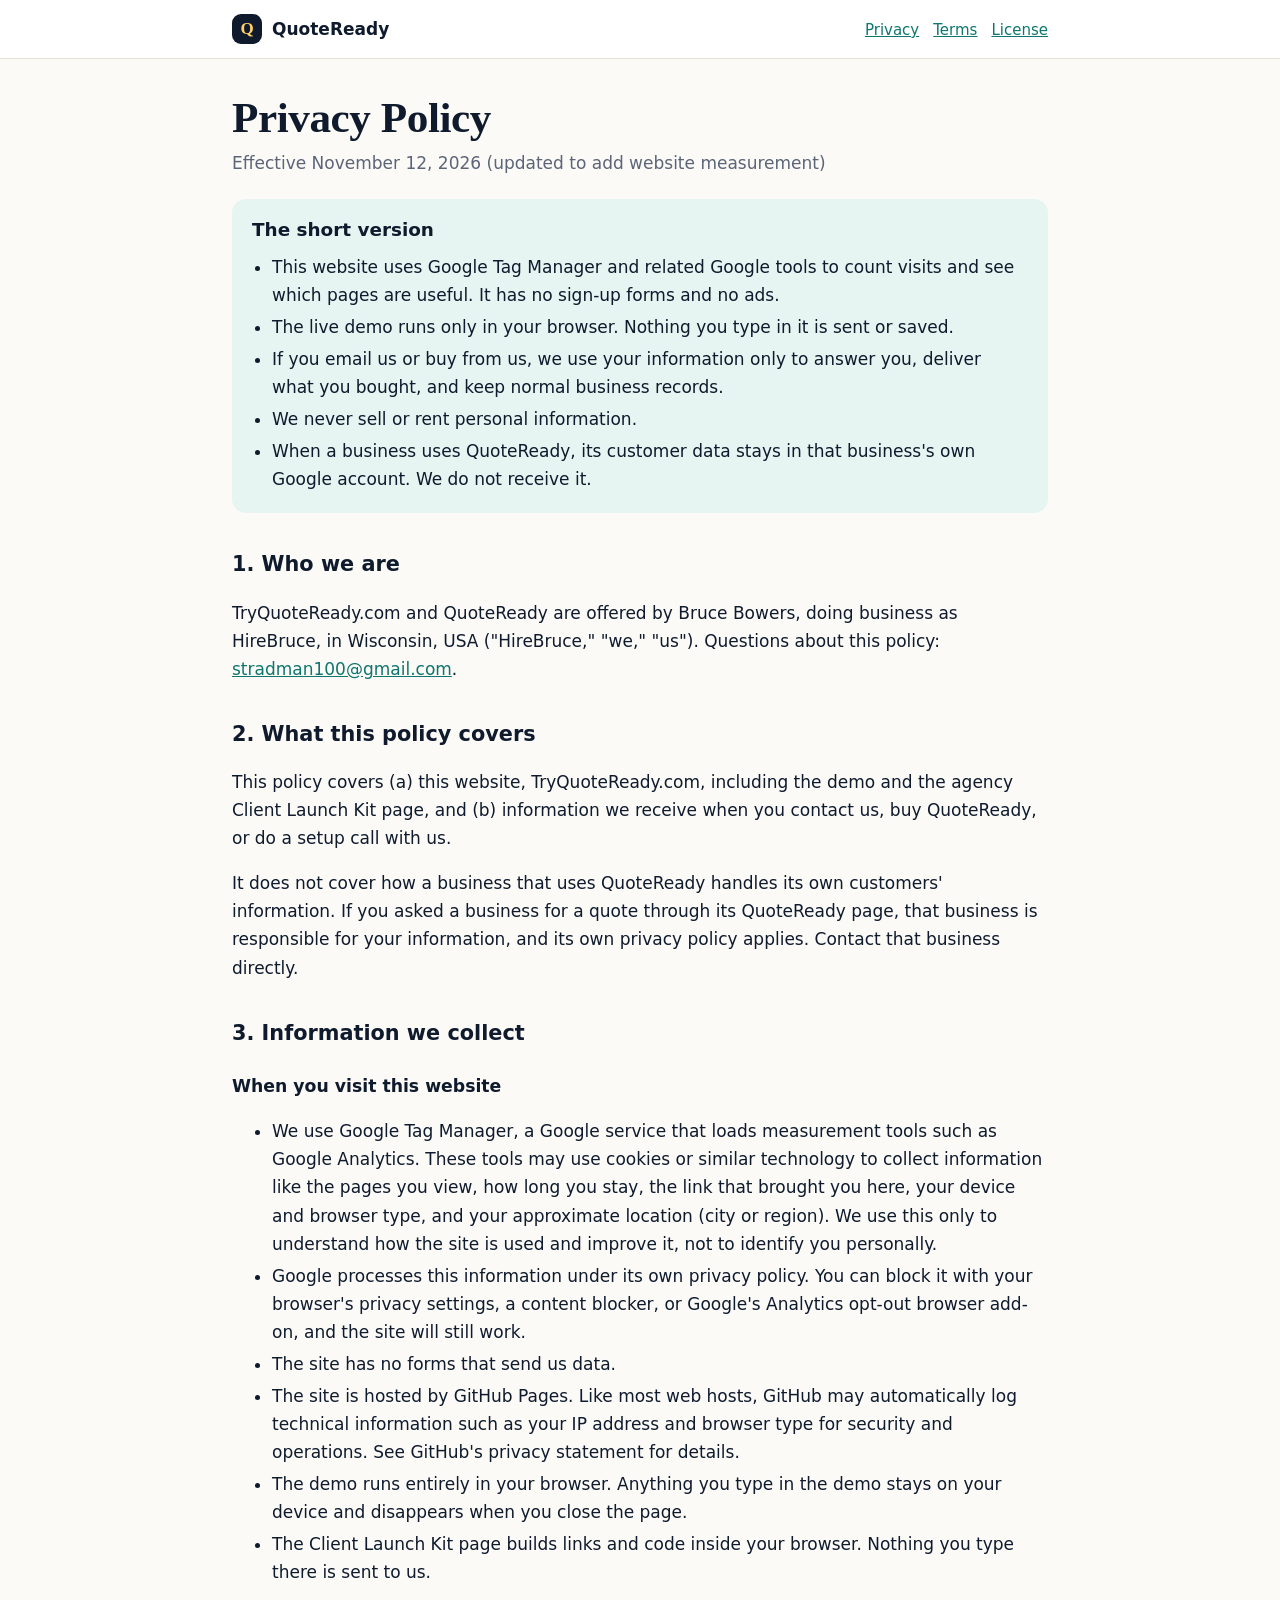
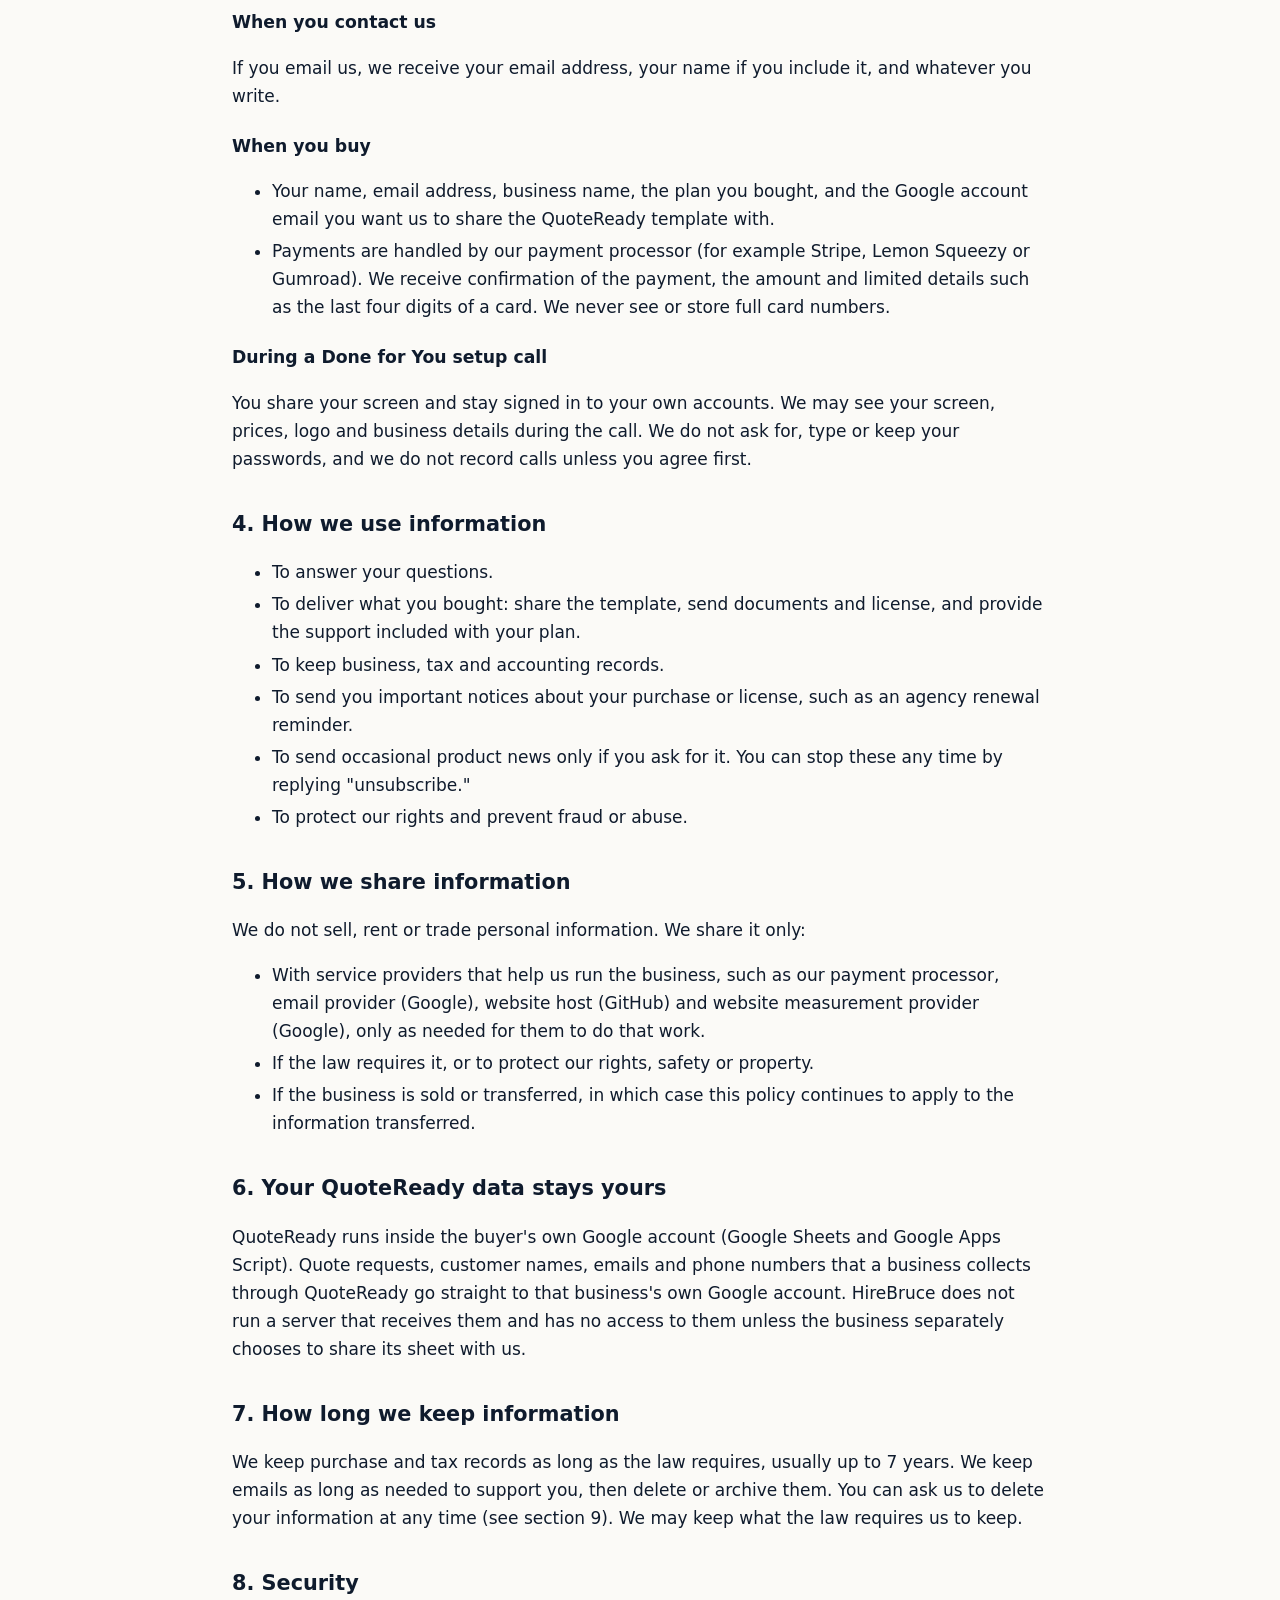
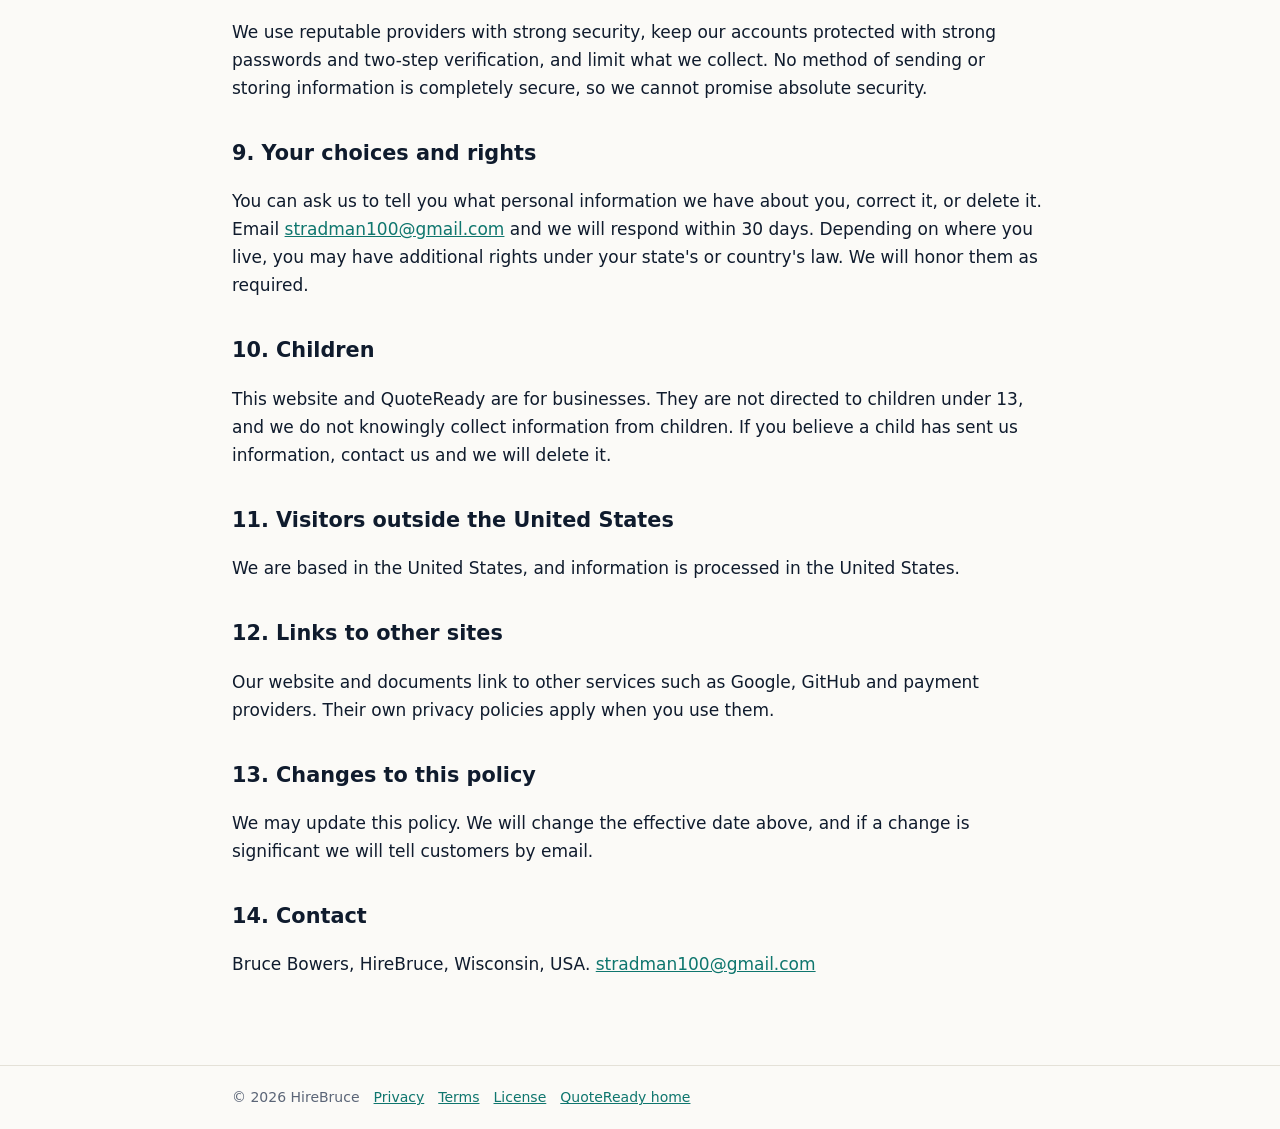
<file: legal/privacy.html>
<!DOCTYPE html>
<html lang="en">
<head>
<!-- Google Tag Manager -->
<script async src="https://www.googletagmanager.com/gtm.js?id=GTM-KSQ2MB2R"></script>
<script>
  window.dataLayer = window.dataLayer || [];
  function gtag(){dataLayer.push(arguments);}
  gtag('js', new Date());
  dataLayer.push({'gtm.start': new Date().getTime(), event: 'gtm.js'});
</script>
<!-- End Google Tag Manager -->
<meta charset="utf-8"><meta name="viewport" content="width=device-width, initial-scale=1">
<title>Privacy Policy | QuoteReady by HireBruce</title>
<meta name="description" content="How HireBruce handles personal information on TryQuoteReady.com and when you buy QuoteReady.">
<link rel="stylesheet" href="legal.css">
</head>
<body>
<noscript><iframe src="https://www.googletagmanager.com/ns.html?id=GTM-KSQ2MB2R" height="0" width="0" style="display:none;visibility:hidden" title="Google Tag Manager"></iframe></noscript>
<a class="skip" href="#main">Skip to content</a>
<header><div class="in"><a class="logo" href="../"><span class="m" aria-hidden="true">Q</span> QuoteReady</a><nav aria-label="Legal"><a href="privacy.html" aria-current="page">Privacy</a><a href="terms.html">Terms</a><a href="license.html">License</a></nav></div></header>
<main id="main">
<h1>Privacy Policy</h1>
<p class="updated">Effective November 12, 2026 (updated to add website measurement)</p>

<div class="summary">
<h2>The short version</h2>
<ul>
<li>This website uses Google Tag Manager and related Google tools to count visits and see which pages are useful. It has no sign-up forms and no ads.</li>
<li>The live demo runs only in your browser. Nothing you type in it is sent or saved.</li>
<li>If you email us or buy from us, we use your information only to answer you, deliver what you bought, and keep normal business records.</li>
<li>We never sell or rent personal information.</li>
<li>When a business uses QuoteReady, its customer data stays in that business's own Google account. We do not receive it.</li>
</ul>
</div>

<h2>1. Who we are</h2>
<p>TryQuoteReady.com and QuoteReady are offered by Bruce Bowers, doing business as HireBruce, in Wisconsin, USA ("HireBruce," "we," "us"). Questions about this policy: <a href="mailto:stradman100@gmail.com">stradman100@gmail.com</a>.</p>

<h2>2. What this policy covers</h2>
<p>This policy covers (a) this website, TryQuoteReady.com, including the demo and the agency Client Launch Kit page, and (b) information we receive when you contact us, buy QuoteReady, or do a setup call with us.</p>
<p>It does not cover how a business that uses QuoteReady handles its own customers' information. If you asked a business for a quote through its QuoteReady page, that business is responsible for your information, and its own privacy policy applies. Contact that business directly.</p>

<h2>3. Information we collect</h2>
<h3>When you visit this website</h3>
<ul>
<li>We use Google Tag Manager, a Google service that loads measurement tools such as Google Analytics. These tools may use cookies or similar technology to collect information like the pages you view, how long you stay, the link that brought you here, your device and browser type, and your approximate location (city or region). We use this only to understand how the site is used and improve it, not to identify you personally.</li>
<li>Google processes this information under its own privacy policy. You can block it with your browser's privacy settings, a content blocker, or Google's Analytics opt-out browser add-on, and the site will still work.</li>
<li>The site has no forms that send us data.</li>
<li>The site is hosted by GitHub Pages. Like most web hosts, GitHub may automatically log technical information such as your IP address and browser type for security and operations. See GitHub's privacy statement for details.</li>
<li>The demo runs entirely in your browser. Anything you type in the demo stays on your device and disappears when you close the page.</li>
<li>The Client Launch Kit page builds links and code inside your browser. Nothing you type there is sent to us.</li>
</ul>
<h3>When you contact us</h3>
<p>If you email us, we receive your email address, your name if you include it, and whatever you write.</p>
<h3>When you buy</h3>
<ul>
<li>Your name, email address, business name, the plan you bought, and the Google account email you want us to share the QuoteReady template with.</li>
<li>Payments are handled by our payment processor (for example Stripe, Lemon Squeezy or Gumroad). We receive confirmation of the payment, the amount and limited details such as the last four digits of a card. We never see or store full card numbers.</li>
</ul>
<h3>During a Done for You setup call</h3>
<p>You share your screen and stay signed in to your own accounts. We may see your screen, prices, logo and business details during the call. We do not ask for, type or keep your passwords, and we do not record calls unless you agree first.</p>

<h2>4. How we use information</h2>
<ul>
<li>To answer your questions.</li>
<li>To deliver what you bought: share the template, send documents and license, and provide the support included with your plan.</li>
<li>To keep business, tax and accounting records.</li>
<li>To send you important notices about your purchase or license, such as an agency renewal reminder.</li>
<li>To send occasional product news only if you ask for it. You can stop these any time by replying "unsubscribe."</li>
<li>To protect our rights and prevent fraud or abuse.</li>
</ul>

<h2>5. How we share information</h2>
<p>We do not sell, rent or trade personal information. We share it only:</p>
<ul>
<li>With service providers that help us run the business, such as our payment processor, email provider (Google), website host (GitHub) and website measurement provider (Google), only as needed for them to do that work.</li>
<li>If the law requires it, or to protect our rights, safety or property.</li>
<li>If the business is sold or transferred, in which case this policy continues to apply to the information transferred.</li>
</ul>

<h2>6. Your QuoteReady data stays yours</h2>
<p>QuoteReady runs inside the buyer's own Google account (Google Sheets and Google Apps Script). Quote requests, customer names, emails and phone numbers that a business collects through QuoteReady go straight to that business's own Google account. HireBruce does not run a server that receives them and has no access to them unless the business separately chooses to share its sheet with us.</p>

<h2>7. How long we keep information</h2>
<p>We keep purchase and tax records as long as the law requires, usually up to 7 years. We keep emails as long as needed to support you, then delete or archive them. You can ask us to delete your information at any time (see section 9). We may keep what the law requires us to keep.</p>

<h2>8. Security</h2>
<p>We use reputable providers with strong security, keep our accounts protected with strong passwords and two-step verification, and limit what we collect. No method of sending or storing information is completely secure, so we cannot promise absolute security.</p>

<h2>9. Your choices and rights</h2>
<p>You can ask us to tell you what personal information we have about you, correct it, or delete it. Email <a href="mailto:stradman100@gmail.com">stradman100@gmail.com</a> and we will respond within 30 days. Depending on where you live, you may have additional rights under your state's or country's law. We will honor them as required.</p>

<h2>10. Children</h2>
<p>This website and QuoteReady are for businesses. They are not directed to children under 13, and we do not knowingly collect information from children. If you believe a child has sent us information, contact us and we will delete it.</p>

<h2>11. Visitors outside the United States</h2>
<p>We are based in the United States, and information is processed in the United States.</p>

<h2>12. Links to other sites</h2>
<p>Our website and documents link to other services such as Google, GitHub and payment providers. Their own privacy policies apply when you use them.</p>

<h2>13. Changes to this policy</h2>
<p>We may update this policy. We will change the effective date above, and if a change is significant we will tell customers by email.</p>

<h2>14. Contact</h2>
<p>Bruce Bowers, HireBruce, Wisconsin, USA. <a href="mailto:stradman100@gmail.com">stradman100@gmail.com</a></p>
</main>
<footer><div class="in"><span>&copy; 2026 HireBruce</span><a href="privacy.html">Privacy</a><a href="terms.html">Terms</a><a href="license.html">License</a><a href="../">QuoteReady home</a></div></footer>
</body>
</html>
</file>
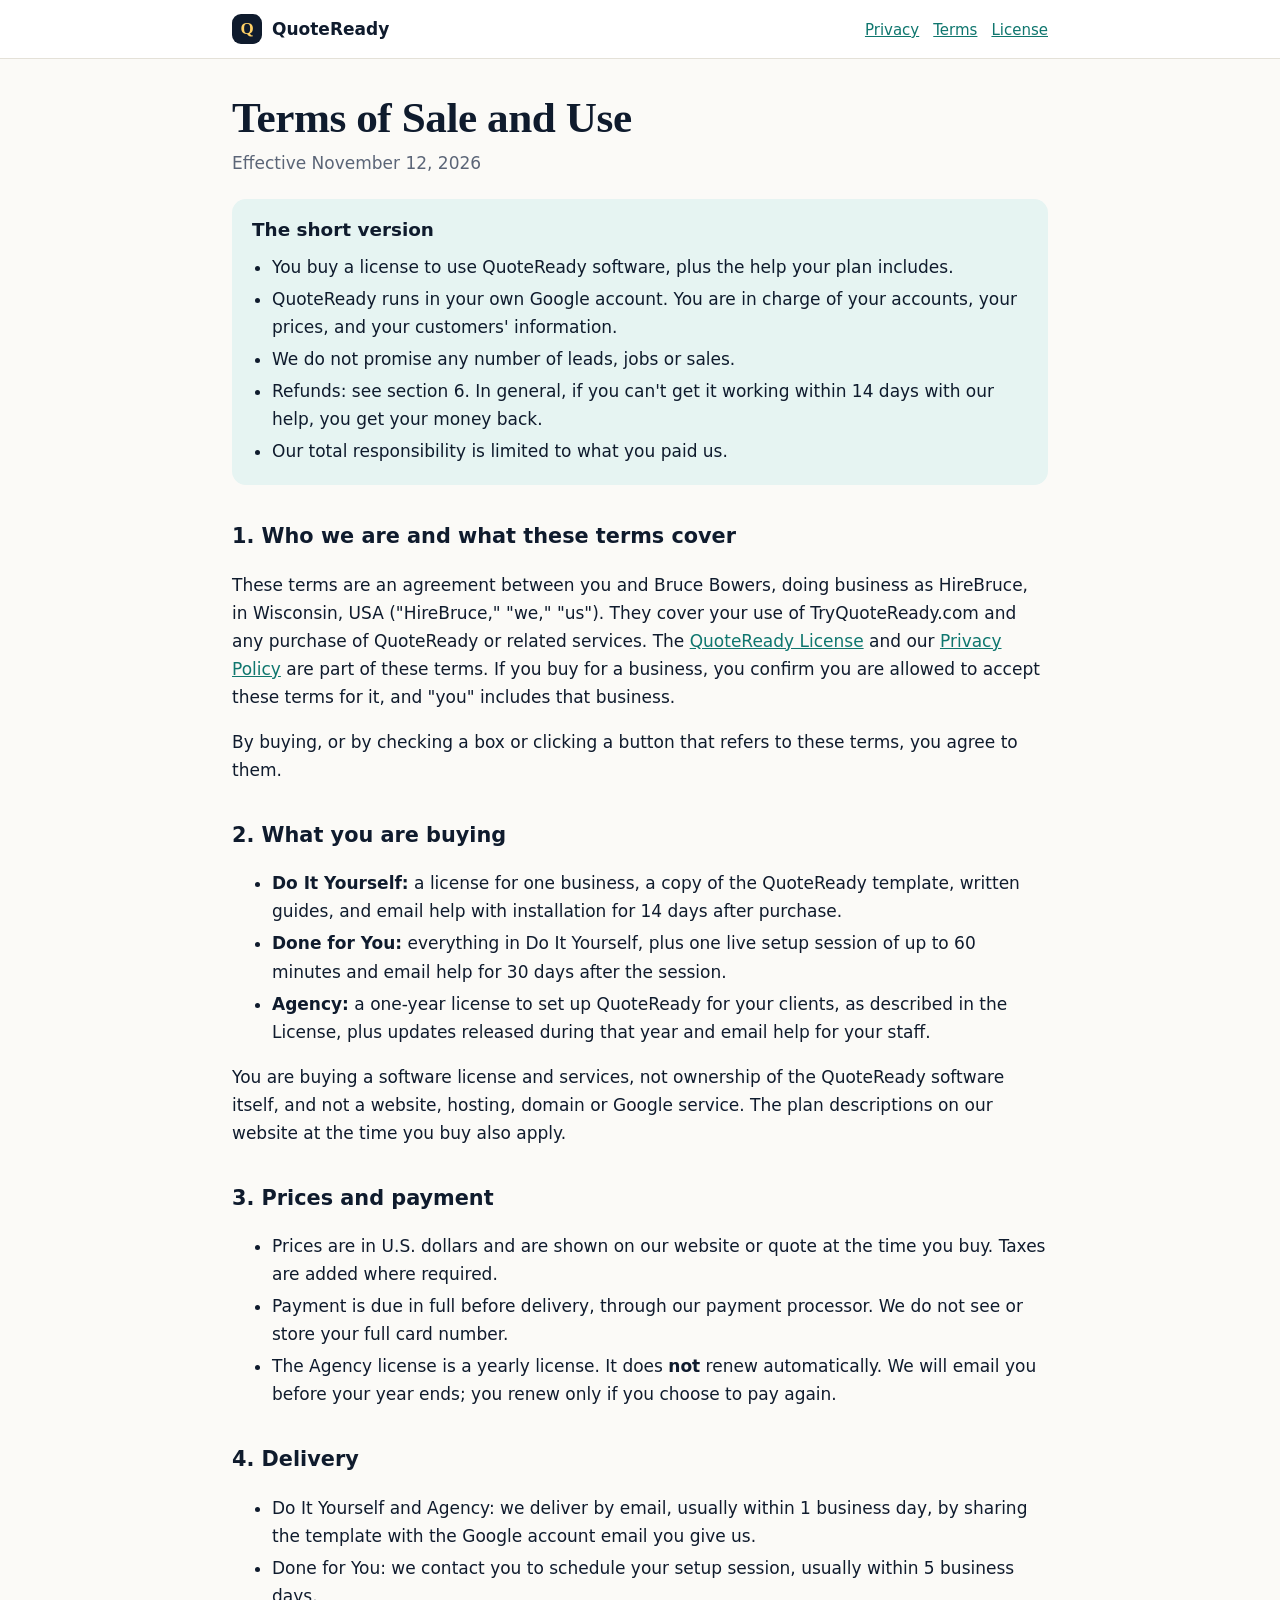
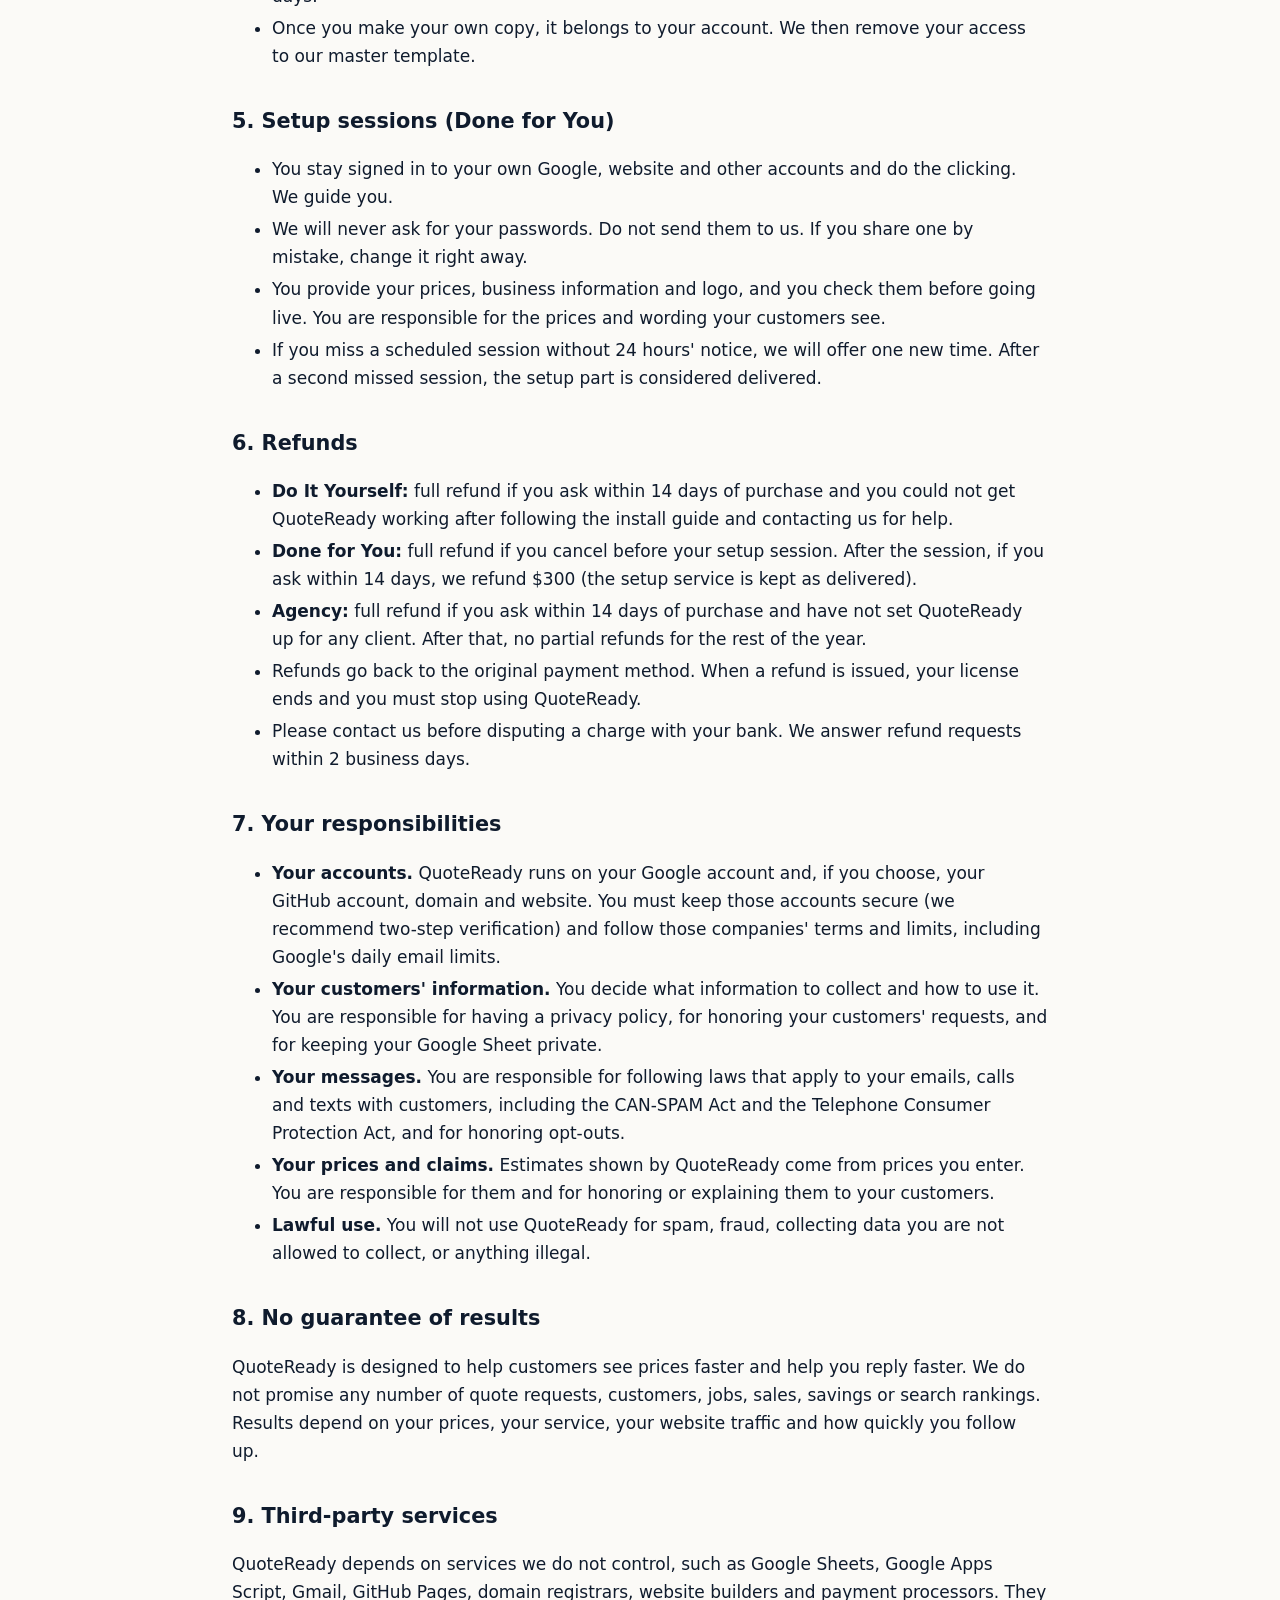
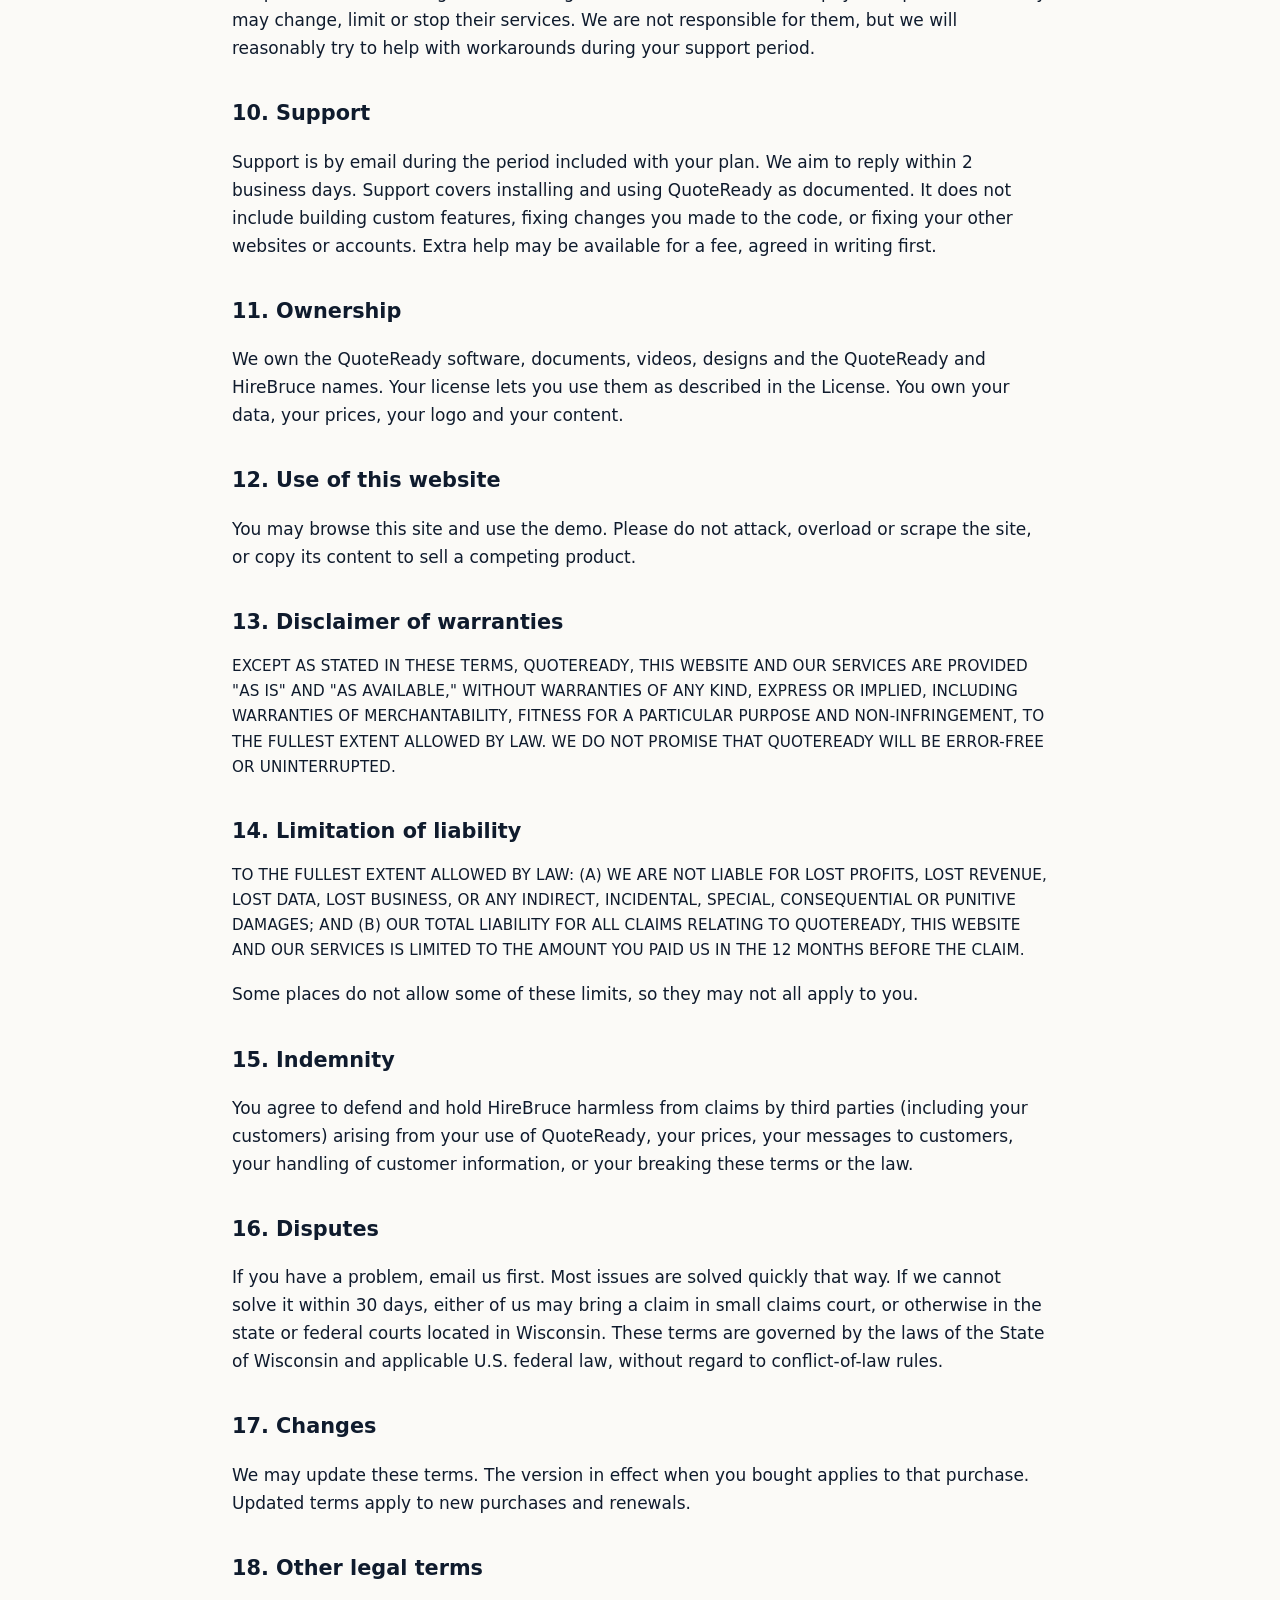
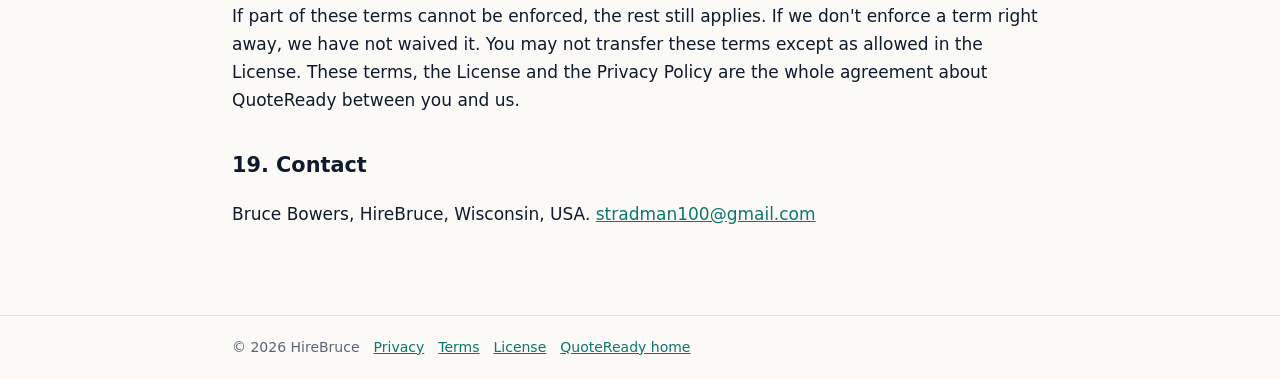
<file: legal/terms.html>
<!DOCTYPE html>
<html lang="en">
<head>
<!-- Google Tag Manager -->
<script async src="https://www.googletagmanager.com/gtm.js?id=GTM-KSQ2MB2R"></script>
<script>
  window.dataLayer = window.dataLayer || [];
  function gtag(){dataLayer.push(arguments);}
  gtag('js', new Date());
  dataLayer.push({'gtm.start': new Date().getTime(), event: 'gtm.js'});
</script>
<!-- End Google Tag Manager -->
<meta charset="utf-8"><meta name="viewport" content="width=device-width, initial-scale=1">
<title>Terms of Sale and Use | QuoteReady by HireBruce</title>
<meta name="description" content="Terms for buying and using QuoteReady from HireBruce, including refunds and setup services.">
<link rel="stylesheet" href="legal.css">
</head>
<body>
<noscript><iframe src="https://www.googletagmanager.com/ns.html?id=GTM-KSQ2MB2R" height="0" width="0" style="display:none;visibility:hidden" title="Google Tag Manager"></iframe></noscript>
<a class="skip" href="#main">Skip to content</a>
<header><div class="in"><a class="logo" href="../"><span class="m" aria-hidden="true">Q</span> QuoteReady</a><nav aria-label="Legal"><a href="privacy.html">Privacy</a><a href="terms.html" aria-current="page">Terms</a><a href="license.html">License</a></nav></div></header>
<main id="main">
<h1>Terms of Sale and Use</h1>
<p class="updated">Effective November 12, 2026</p>

<div class="summary">
<h2>The short version</h2>
<ul>
<li>You buy a license to use QuoteReady software, plus the help your plan includes.</li>
<li>QuoteReady runs in your own Google account. You are in charge of your accounts, your prices, and your customers' information.</li>
<li>We do not promise any number of leads, jobs or sales.</li>
<li>Refunds: see section 6. In general, if you can't get it working within 14 days with our help, you get your money back.</li>
<li>Our total responsibility is limited to what you paid us.</li>
</ul>
</div>

<h2>1. Who we are and what these terms cover</h2>
<p>These terms are an agreement between you and Bruce Bowers, doing business as HireBruce, in Wisconsin, USA ("HireBruce," "we," "us"). They cover your use of TryQuoteReady.com and any purchase of QuoteReady or related services. The <a href="license.html">QuoteReady License</a> and our <a href="privacy.html">Privacy Policy</a> are part of these terms. If you buy for a business, you confirm you are allowed to accept these terms for it, and "you" includes that business.</p>
<p>By buying, or by checking a box or clicking a button that refers to these terms, you agree to them.</p>

<h2>2. What you are buying</h2>
<ul>
<li><b>Do It Yourself:</b> a license for one business, a copy of the QuoteReady template, written guides, and email help with installation for 14 days after purchase.</li>
<li><b>Done for You:</b> everything in Do It Yourself, plus one live setup session of up to 60 minutes and email help for 30 days after the session.</li>
<li><b>Agency:</b> a one-year license to set up QuoteReady for your clients, as described in the License, plus updates released during that year and email help for your staff.</li>
</ul>
<p>You are buying a software license and services, not ownership of the QuoteReady software itself, and not a website, hosting, domain or Google service. The plan descriptions on our website at the time you buy also apply.</p>

<h2>3. Prices and payment</h2>
<ul>
<li>Prices are in U.S. dollars and are shown on our website or quote at the time you buy. Taxes are added where required.</li>
<li>Payment is due in full before delivery, through our payment processor. We do not see or store your full card number.</li>
<li>The Agency license is a yearly license. It does <b>not</b> renew automatically. We will email you before your year ends; you renew only if you choose to pay again.</li>
</ul>

<h2>4. Delivery</h2>
<ul>
<li>Do It Yourself and Agency: we deliver by email, usually within 1 business day, by sharing the template with the Google account email you give us.</li>
<li>Done for You: we contact you to schedule your setup session, usually within 5 business days.</li>
<li>Once you make your own copy, it belongs to your account. We then remove your access to our master template.</li>
</ul>

<h2>5. Setup sessions (Done for You)</h2>
<ul>
<li>You stay signed in to your own Google, website and other accounts and do the clicking. We guide you.</li>
<li>We will never ask for your passwords. Do not send them to us. If you share one by mistake, change it right away.</li>
<li>You provide your prices, business information and logo, and you check them before going live. You are responsible for the prices and wording your customers see.</li>
<li>If you miss a scheduled session without 24 hours' notice, we will offer one new time. After a second missed session, the setup part is considered delivered.</li>
</ul>

<h2>6. Refunds</h2>
<ul>
<li><b>Do It Yourself:</b> full refund if you ask within 14 days of purchase and you could not get QuoteReady working after following the install guide and contacting us for help.</li>
<li><b>Done for You:</b> full refund if you cancel before your setup session. After the session, if you ask within 14 days, we refund $300 (the setup service is kept as delivered).</li>
<li><b>Agency:</b> full refund if you ask within 14 days of purchase and have not set QuoteReady up for any client. After that, no partial refunds for the rest of the year.</li>
<li>Refunds go back to the original payment method. When a refund is issued, your license ends and you must stop using QuoteReady.</li>
<li>Please contact us before disputing a charge with your bank. We answer refund requests within 2 business days.</li>
</ul>

<h2>7. Your responsibilities</h2>
<ul>
<li><b>Your accounts.</b> QuoteReady runs on your Google account and, if you choose, your GitHub account, domain and website. You must keep those accounts secure (we recommend two-step verification) and follow those companies' terms and limits, including Google's daily email limits.</li>
<li><b>Your customers' information.</b> You decide what information to collect and how to use it. You are responsible for having a privacy policy, for honoring your customers' requests, and for keeping your Google Sheet private.</li>
<li><b>Your messages.</b> You are responsible for following laws that apply to your emails, calls and texts with customers, including the CAN-SPAM Act and the Telephone Consumer Protection Act, and for honoring opt-outs.</li>
<li><b>Your prices and claims.</b> Estimates shown by QuoteReady come from prices you enter. You are responsible for them and for honoring or explaining them to your customers.</li>
<li><b>Lawful use.</b> You will not use QuoteReady for spam, fraud, collecting data you are not allowed to collect, or anything illegal.</li>
</ul>

<h2>8. No guarantee of results</h2>
<p>QuoteReady is designed to help customers see prices faster and help you reply faster. We do not promise any number of quote requests, customers, jobs, sales, savings or search rankings. Results depend on your prices, your service, your website traffic and how quickly you follow up.</p>

<h2>9. Third-party services</h2>
<p>QuoteReady depends on services we do not control, such as Google Sheets, Google Apps Script, Gmail, GitHub Pages, domain registrars, website builders and payment processors. They may change, limit or stop their services. We are not responsible for them, but we will reasonably try to help with workarounds during your support period.</p>

<h2>10. Support</h2>
<p>Support is by email during the period included with your plan. We aim to reply within 2 business days. Support covers installing and using QuoteReady as documented. It does not include building custom features, fixing changes you made to the code, or fixing your other websites or accounts. Extra help may be available for a fee, agreed in writing first.</p>

<h2>11. Ownership</h2>
<p>We own the QuoteReady software, documents, videos, designs and the QuoteReady and HireBruce names. Your license lets you use them as described in the License. You own your data, your prices, your logo and your content.</p>

<h2>12. Use of this website</h2>
<p>You may browse this site and use the demo. Please do not attack, overload or scrape the site, or copy its content to sell a competing product.</p>

<h2>13. Disclaimer of warranties</h2>
<p class="caps">Except as stated in these terms, QuoteReady, this website and our services are provided "as is" and "as available," without warranties of any kind, express or implied, including warranties of merchantability, fitness for a particular purpose and non-infringement, to the fullest extent allowed by law. We do not promise that QuoteReady will be error-free or uninterrupted.</p>

<h2>14. Limitation of liability</h2>
<p class="caps">To the fullest extent allowed by law: (a) we are not liable for lost profits, lost revenue, lost data, lost business, or any indirect, incidental, special, consequential or punitive damages; and (b) our total liability for all claims relating to QuoteReady, this website and our services is limited to the amount you paid us in the 12 months before the claim.</p>
<p>Some places do not allow some of these limits, so they may not all apply to you.</p>

<h2>15. Indemnity</h2>
<p>You agree to defend and hold HireBruce harmless from claims by third parties (including your customers) arising from your use of QuoteReady, your prices, your messages to customers, your handling of customer information, or your breaking these terms or the law.</p>

<h2>16. Disputes</h2>
<p>If you have a problem, email us first. Most issues are solved quickly that way. If we cannot solve it within 30 days, either of us may bring a claim in small claims court, or otherwise in the state or federal courts located in Wisconsin. These terms are governed by the laws of the State of Wisconsin and applicable U.S. federal law, without regard to conflict-of-law rules.</p>

<h2>17. Changes</h2>
<p>We may update these terms. The version in effect when you bought applies to that purchase. Updated terms apply to new purchases and renewals.</p>

<h2>18. Other legal terms</h2>
<p>If part of these terms cannot be enforced, the rest still applies. If we don't enforce a term right away, we have not waived it. You may not transfer these terms except as allowed in the License. These terms, the License and the Privacy Policy are the whole agreement about QuoteReady between you and us.</p>

<h2>19. Contact</h2>
<p>Bruce Bowers, HireBruce, Wisconsin, USA. <a href="mailto:stradman100@gmail.com">stradman100@gmail.com</a></p>
</main>
<footer><div class="in"><span>&copy; 2026 HireBruce</span><a href="privacy.html">Privacy</a><a href="terms.html">Terms</a><a href="license.html">License</a><a href="../">QuoteReady home</a></div></footer>
</body>
</html>
</file>
<file: assets/site.css>
:root {
  --ink: #0f1b2d;
  --ink-2: #33415c;
  --muted: #5b6577;
  --paper: #fbfaf7;
  --card: #ffffff;
  --line: #e4e1d8;
  --teal: #0f766e;
  --teal-soft: #e6f4f2;
  --sun: #ffd166;
  --radius: 18px;
  --serif: "Iowan Old Style", "Palatino Linotype", Palatino, Georgia, ui-serif, serif;
  --sans: system-ui, -apple-system, "Segoe UI", Roboto, "Helvetica Neue", Arial, sans-serif;
}
* { box-sizing: border-box; }
html { scroll-behavior: smooth; }
@media (prefers-reduced-motion: reduce) { html { scroll-behavior: auto; } }
body { margin: 0; background: var(--paper); color: var(--ink); font-family: var(--sans); font-size: 17px; line-height: 1.6; }
a { color: var(--teal); }
.skip { position: absolute; left: -9999px; }
.skip:focus { left: 12px; top: 12px; background: var(--ink); color: #fff; padding: 8px 12px; z-index: 100; }
:focus-visible { outline: 3px solid #b45309; outline-offset: 3px; }
.wrap { max-width: 1140px; margin: 0 auto; padding: 0 22px; }
.sr { position: absolute; width: 1px; height: 1px; overflow: hidden; clip: rect(0 0 0 0); }

/* Nav */
.nav { position: sticky; top: 0; z-index: 20; background: rgba(251, 250, 247, .92); backdrop-filter: blur(8px); border-bottom: 1px solid var(--line); }
.nav .wrap { display: flex; align-items: center; justify-content: space-between; gap: 16px; height: 64px; }
.logo { display: flex; align-items: center; gap: 10px; font-weight: 800; color: var(--ink); text-decoration: none; letter-spacing: -0.01em; }
.logo .mark { width: 30px; height: 30px; border-radius: 9px; background: var(--ink); display: grid; place-items: center; color: var(--sun); font-family: var(--serif); font-size: 18px; }
.logo small { font-weight: 500; color: var(--muted); }
.nav ul { display: flex; gap: 22px; list-style: none; margin: 0; padding: 0; }
.nav ul a { color: var(--ink-2); text-decoration: none; font-size: 15px; }
.nav ul a:hover { color: var(--ink); text-decoration: underline; }
@media (max-width: 860px) { .nav ul { display: none; } }

/* Buttons */
.btn { display: inline-flex; align-items: center; justify-content: center; gap: 8px; min-height: 48px; padding: 12px 22px; border-radius: 12px; font-weight: 700; text-decoration: none; border: 2px solid transparent; font-size: 16px; cursor: pointer; }
.btn.dark { background: var(--ink); color: #fff; }
.btn.dark:hover { background: #1d2e49; }
.btn.line { border-color: var(--ink); color: var(--ink); background: transparent; }
.btn.line:hover { background: #fff; }
.btn.small { min-height: 40px; padding: 8px 16px; font-size: 15px; }

/* Hero */
.hero { padding: 56px 0 40px; }
.hero .wrap { display: grid; grid-template-columns: 1.05fr .95fr; gap: 44px; align-items: start; }
@media (max-width: 960px) { .hero .wrap { grid-template-columns: 1fr; } }
.eyebrow { display: inline-block; font-size: 13px; letter-spacing: .08em; text-transform: uppercase; font-weight: 700; color: var(--teal); background: var(--teal-soft); padding: 5px 10px; border-radius: 99px; }
h1, h2, h3 { font-family: var(--serif); letter-spacing: -0.015em; line-height: 1.1; }
.hero h1 { font-size: clamp(2.3rem, 5.2vw, 3.7rem); margin: 16px 0 16px; }
.hero h1 mark { background: linear-gradient(transparent 58%, var(--sun) 58%); color: inherit; padding: 0 2px; }
.hero p.lede { font-size: 1.18rem; color: var(--ink-2); max-width: 34em; }
.hero .ctas { display: flex; gap: 12px; flex-wrap: wrap; margin: 24px 0 18px; }
.ticks { list-style: none; padding: 0; margin: 18px 0 0; display: grid; gap: 8px; color: var(--ink-2); }
.ticks li::before { content: "\2713"; color: var(--teal); font-weight: 800; margin-right: 10px; }

.demo-card { background: var(--card); border: 1px solid var(--line); border-radius: 22px; box-shadow: 0 20px 50px rgba(15, 27, 45, .12); overflow: hidden; }
.demo-top { display: flex; align-items: center; justify-content: space-between; gap: 8px; padding: 12px 14px; border-bottom: 1px solid var(--line); background: #f6f4ee; flex-wrap: wrap; }
.demo-top label { font-size: 14px; font-weight: 700; }
.demo-top select { font: inherit; font-size: 15px; padding: 7px 10px; border-radius: 10px; border: 1.5px solid #a9a395; background: #fff; min-height: 40px; }
.demo-toggle { display: flex; align-items: center; gap: 6px; font-size: 14px; color: var(--ink-2); }
.demo-toggle input { width: 18px; height: 18px; accent-color: var(--teal); }
.demo-toggle select { min-height: 34px; padding: 4px 8px; font-size: 14px; }
.demo-card iframe { display: block; width: 100%; height: 760px; border: 0; }
.demo-caption { font-size: 13px; color: var(--muted); padding: 8px 14px 12px; margin: 0; border-top: 1px solid var(--line); }

/* Sections */
section { padding: 64px 0; }
section.alt { background: #fff; border-top: 1px solid var(--line); border-bottom: 1px solid var(--line); }
.section-head { max-width: 760px; margin-bottom: 30px; }
.section-head h2 { font-size: clamp(1.9rem, 3.6vw, 2.6rem); margin: 10px 0 10px; }
.section-head p { color: var(--ink-2); font-size: 1.08rem; margin: 0; }

.grid3 { display: grid; grid-template-columns: repeat(3, 1fr); gap: 18px; }
.grid2 { display: grid; grid-template-columns: repeat(2, 1fr); gap: 18px; }
@media (max-width: 860px) { .grid3, .grid2 { grid-template-columns: 1fr; } }
.card { background: var(--card); border: 1px solid var(--line); border-radius: var(--radius); padding: 22px; }
.card h3 { font-size: 1.3rem; margin: 6px 0 8px; }
.card p { margin: 0; color: var(--ink-2); }
.num { font-family: var(--serif); font-size: 2.2rem; color: var(--teal); line-height: 1; }
.source { font-size: 13px; color: var(--muted); margin-top: 10px !important; }

.steps { counter-reset: s; }
.steps .card { position: relative; padding-top: 54px; }
.steps .card::before { counter-increment: s; content: counter(s); position: absolute; top: 18px; left: 22px; width: 30px; height: 30px; border-radius: 50%; background: var(--ink); color: var(--sun); display: grid; place-items: center; font-weight: 800; }

.features { display: grid; grid-template-columns: repeat(3, 1fr); gap: 0; border: 1px solid var(--line); border-radius: var(--radius); overflow: hidden; background: #fff; }
.features div { padding: 20px 22px; border-right: 1px solid var(--line); border-bottom: 1px solid var(--line); }
.features h3 { font-family: var(--sans); font-size: 1.02rem; margin: 0 0 4px; letter-spacing: 0; }
.features p { margin: 0; color: var(--muted); font-size: .96rem; }
@media (max-width: 860px) { .features { grid-template-columns: 1fr; } .features div { border-right: 0; } }

table.compare { width: 100%; border-collapse: collapse; background: #fff; border: 1px solid var(--line); border-radius: var(--radius); overflow: hidden; font-size: .98rem; }
table.compare th, table.compare td { text-align: left; padding: 14px 16px; border-bottom: 1px solid var(--line); vertical-align: top; }
table.compare thead th { background: var(--ink); color: #fff; font-weight: 700; }
table.compare td:nth-child(2) { background: var(--teal-soft); font-weight: 600; }
.table-scroll { overflow-x: auto; }

.agency { background: var(--ink); color: #e9edf5; }
.agency .section-head h2, .agency h3 { color: #fff; }
.agency .section-head p, .agency .card p { color: #c6cedd; }
.agency .card { background: #172843; border-color: #2a3c5c; }
.agency .eyebrow { background: #1f3a3a; color: #7fe0d4; }
.agency a { color: var(--sun); }

/* Pricing */
.prices { display: grid; grid-template-columns: repeat(3, 1fr); gap: 18px; align-items: stretch; }
@media (max-width: 960px) { .prices { grid-template-columns: 1fr; } }
.price-card { background: #fff; border: 1px solid var(--line); border-radius: 20px; padding: 26px; display: flex; flex-direction: column; }
.price-card.featured { border: 2px solid var(--ink); box-shadow: 0 16px 40px rgba(15, 27, 45, .12); }
.price-card .tag { align-self: flex-start; font-size: 12px; font-weight: 800; letter-spacing: .06em; text-transform: uppercase; background: var(--sun); padding: 4px 9px; border-radius: 99px; }
.price-card h3 { font-size: 1.5rem; margin: 10px 0 4px; }
.price-card .amount { font-family: var(--serif); font-size: 2.8rem; line-height: 1; margin: 8px 0 2px; }
.price-card .per { color: var(--muted); font-size: .95rem; margin-bottom: 14px; }
.price-card ul { list-style: none; padding: 0; margin: 0 0 22px; display: grid; gap: 8px; flex: 1; align-content: start; }
.price-card li { padding-left: 26px; position: relative; color: var(--ink-2); }
.price-card li::before { content: "\2713"; position: absolute; left: 0; color: var(--teal); font-weight: 800; }

/* FAQ */
.faq details { background: #fff; border: 1px solid var(--line); border-radius: 14px; padding: 4px 18px; margin-bottom: 10px; }
.faq summary { cursor: pointer; font-weight: 700; padding: 14px 0; list-style-position: outside; }
.faq details p { margin: 0 0 16px; color: var(--ink-2); }

.final { text-align: center; }
.final h2 { font-size: clamp(2rem, 4vw, 2.8rem); margin: 0 0 12px; }
.final p { color: var(--ink-2); max-width: 640px; margin: 0 auto 24px; }

footer.site { border-top: 1px solid var(--line); padding: 28px 0 40px; color: var(--muted); font-size: 14px; }
footer.site .wrap { display: flex; justify-content: space-between; gap: 18px; flex-wrap: wrap; }

.demo-card.flash { animation: flash 1.2s ease-out; }
@keyframes flash { 0% { box-shadow: 0 0 0 0 rgba(255, 209, 102, .95), 0 20px 50px rgba(15, 27, 45, .12); } 100% { box-shadow: 0 0 0 18px rgba(255, 209, 102, 0), 0 20px 50px rgba(15, 27, 45, .12); } }
.demo-fallback { margin: 0; padding: 12px 14px; background: #fff8e6; border-bottom: 1px solid var(--line); font-size: 15px; display: flex; gap: 10px; align-items: center; flex-wrap: wrap; }
</file>
<file: quote/quote.css>
/* QuoteReady quote page. Colors come from the business's brand color (set by quote.js). */
:root {
  --brand: #2a7de1;
  --on-brand: #ffffff;
  --brand-text: #1d5fae;
  --ink: #16202e;
  --muted: #566173;
  --line: #d7dde6;
  --soft: #f4f6f9;
  --bg: #ffffff;
  --danger: #b42318;
  --ok: #067647;
  --radius: 14px;
  --font: system-ui, -apple-system, "Segoe UI", Roboto, "Helvetica Neue", Arial, sans-serif;
}
* { box-sizing: border-box; }
html, body { margin: 0; padding: 0; background: var(--bg); color: var(--ink); font-family: var(--font); font-size: 16px; line-height: 1.5; -webkit-text-size-adjust: 100%; }
.skip { position: absolute; left: -9999px; top: 0; background: var(--ink); color: #fff; padding: 8px 12px; z-index: 10; }
.skip:focus { left: 8px; top: 8px; }
.qr-sr { position: absolute; width: 1px; height: 1px; overflow: hidden; clip: rect(0 0 0 0); white-space: nowrap; }
.qr-shell { max-width: 640px; margin: 0 auto; padding: 20px 16px 28px; }

/* Header */
.qr-header { text-align: left; margin-bottom: 14px; }
.qr-brand { display: flex; align-items: center; gap: 10px; min-height: 40px; margin-bottom: 10px; }
.qr-brand img { max-height: 48px; max-width: 200px; object-fit: contain; }
.qr-brand .qr-name { font-weight: 700; font-size: 1.05rem; }
.qr-brand .qr-dot { width: 14px; height: 14px; border-radius: 50%; background: var(--brand); flex: none; }
.qr-headline { font-size: clamp(1.45rem, 4.5vw, 1.9rem); line-height: 1.2; margin: 0 0 6px; letter-spacing: -0.01em; }
.qr-intro { margin: 0; color: var(--muted); }
.qr-demo { background: #fff8e6; border: 1px solid #f2c94c; color: #5c4400; border-radius: 10px; padding: 8px 12px; font-size: .9rem; margin-bottom: 12px; }

/* Progress */
.qr-progress ol { display: flex; gap: 6px; list-style: none; padding: 0; margin: 0 0 12px; }
.qr-progress li { flex: 1; font-size: .8rem; color: var(--muted); }
.qr-progress li::before { content: ""; display: block; height: 6px; border-radius: 6px; background: var(--line); margin-bottom: 4px; }
.qr-progress li.done::before, .qr-progress li.current::before { background: var(--brand); }
.qr-progress li.current { color: var(--ink); font-weight: 600; }

/* Card */
.qr-card { background: var(--bg); border: 1px solid var(--line); border-radius: var(--radius); padding: 20px; box-shadow: 0 1px 2px rgba(16, 24, 40, .05), 0 8px 24px rgba(16, 24, 40, .06); outline: none; }
.qr-card h2 { font-size: 1.2rem; margin: 0 0 4px; outline: none; }
.qr-card .qr-sub { margin: 0 0 16px; color: var(--muted); }
fieldset { border: 0; padding: 0; margin: 0 0 18px; min-width: 0; }
legend { font-weight: 650; margin-bottom: 8px; padding: 0; }
label { font-weight: 600; }

/* Service + option choices */
.qr-choices { display: grid; gap: 10px; }
.qr-choices.cols { grid-template-columns: repeat(auto-fill, minmax(120px, 1fr)); }
.qr-choice { position: relative; }
.qr-choice input { position: absolute; opacity: 0; width: 100%; height: 100%; left: 0; top: 0; margin: 0; cursor: pointer; }
.qr-choice .box { display: block; border: 2px solid var(--line); border-radius: 12px; padding: 12px 14px; min-height: 48px; background: var(--bg); transition: border-color .15s, background .15s; }
.qr-choice .box b { display: block; font-size: 1rem; }
.qr-choice .box span { display: block; color: var(--muted); font-size: .9rem; font-weight: 400; margin-top: 2px; }
.qr-choice input:hover + .box { border-color: var(--brand); }
.qr-choice input:checked + .box { border-color: var(--brand); background: color-mix(in srgb, var(--brand) 9%, white); }
.qr-choice input:checked + .box b::after { content: " \2713"; color: var(--brand-text); }
.qr-choice input:focus-visible + .box { outline: 3px solid var(--ink); outline-offset: 2px; }
.qr-check .box { display: flex; justify-content: space-between; gap: 10px; align-items: center; }
.qr-check .box b::after { content: none !important; }
.qr-check .box > span:first-child { color: var(--ink); margin: 0; }
.qr-check .box .tick { width: 22px; height: 22px; border: 2px solid var(--line); border-radius: 6px; flex: none; display: grid; place-items: center; font-size: 14px; color: var(--on-brand); }
.qr-check input:checked + .box .tick { background: var(--brand); border-color: var(--brand); }
.qr-check input:checked + .box .tick::after { content: "\2713"; }

/* Inputs */
.qr-field { margin-bottom: 14px; }
.qr-field label { display: block; margin-bottom: 4px; }
.qr-field .opt { color: var(--muted); font-weight: 400; font-size: .9rem; }
input[type=text], input[type=email], input[type=tel], input[type=number], select, textarea {
  width: 100%; font: inherit; color: var(--ink); background: #fff; border: 1.5px solid #9aa5b5; border-radius: 10px; padding: 11px 12px; min-height: 46px;
}
textarea { min-height: 84px; resize: vertical; }
input:focus-visible, select:focus-visible, textarea:focus-visible { outline: 3px solid var(--brand); outline-offset: 1px; border-color: var(--brand); }
input[aria-invalid=true], select[aria-invalid=true], textarea[aria-invalid=true] { border-color: var(--danger); }
.qr-qty { display: grid; grid-template-columns: 1fr 120px; gap: 12px; align-items: center; }
input[type=range] { width: 100%; accent-color: var(--brand); min-height: 32px; }
.qr-err { color: var(--danger); font-size: .9rem; margin-top: 4px; font-weight: 600; }
.qr-err:empty { display: none; }
.qr-consent { display: flex; gap: 10px; align-items: flex-start; font-weight: 400; font-size: .92rem; color: var(--muted); }
.qr-consent input { width: 22px; height: 22px; margin-top: 1px; accent-color: var(--brand); flex: none; }
.qr-privacy { font-size: .85rem; color: var(--muted); margin: 6px 0 0; }
.qr-privacy a, .qr-footer a, .qr-result a.link { color: var(--brand-text); }
.qr-hp { position: absolute !important; left: -10000px !important; width: 1px; height: 1px; overflow: hidden; }

/* Buttons */
.qr-actions { display: flex; gap: 10px; margin-top: 8px; flex-wrap: wrap; }
.qr-btn { appearance: none; border: 0; border-radius: 12px; padding: 13px 20px; min-height: 48px; font: inherit; font-weight: 700; cursor: pointer; text-decoration: none; display: inline-flex; align-items: center; justify-content: center; gap: 8px; }
.qr-btn.primary { background: var(--brand); color: var(--on-brand); flex: 1; }
.qr-btn.primary:hover { filter: brightness(.94); }
.qr-btn.ghost { background: var(--soft); color: var(--ink); }
.qr-btn:focus-visible { outline: 3px solid var(--ink); outline-offset: 2px; }
.qr-btn[disabled] { opacity: .65; cursor: wait; }

/* Live price bar */
.qr-livebar { position: sticky; bottom: 0; margin: 12px auto 0; max-width: 640px; background: var(--ink); color: #fff; border-radius: 12px; padding: 12px 16px; display: flex; justify-content: space-between; align-items: center; gap: 12px; box-shadow: 0 6px 24px rgba(0,0,0,.18); }
.qr-livebar[hidden] { display: none; }
.qr-livebar strong { font-size: 1.25rem; }

/* Result */
.qr-result .price { font-size: clamp(2rem, 8vw, 2.8rem); font-weight: 800; letter-spacing: -0.02em; margin: 6px 0 2px; line-height: 1.1; }
.qr-result .what { color: var(--muted); margin: 0 0 14px; }
.qr-result table { width: 100%; border-collapse: collapse; margin: 10px 0 14px; font-size: .95rem; }
.qr-result td { padding: 6px 0; border-bottom: 1px solid var(--line); }
.qr-result td:last-child { text-align: right; white-space: nowrap; }
.qr-note { background: var(--soft); border-radius: 10px; padding: 10px 12px; font-size: .9rem; color: var(--muted); margin: 10px 0 16px; }
.qr-success { display: flex; gap: 10px; align-items: flex-start; background: #ecfdf3; border: 1px solid #a6f4c5; color: #054f31; border-radius: 10px; padding: 10px 12px; margin-bottom: 14px; }
.qr-warn { background: #fffaeb; border: 1px solid #fedf89; color: #7a2e0e; border-radius: 10px; padding: 10px 12px; margin-bottom: 14px; }
.qr-error-box { background: #fef3f2; border: 1px solid #fecdca; color: var(--danger); border-radius: 10px; padding: 12px; margin-bottom: 12px; }

/* Footer */
.qr-footer { text-align: center; color: var(--muted); font-size: .85rem; margin-top: 16px; }
.qr-footer p { margin: 2px 0; }
.qr-footer .powered { margin-top: 8px; font-size: .8rem; }

/* Loading skeleton */
.sk { display: block; background: linear-gradient(90deg, #eef1f5, #f7f9fb, #eef1f5); background-size: 200% 100%; animation: sk 1.2s infinite linear; border-radius: 8px; }
.sk-logo { width: 140px; height: 32px; }
.sk-line { height: 22px; margin: 6px 0; width: 80%; }
.sk-line.short { width: 50%; }
.sk-box { height: 160px; margin-top: 14px; }
@keyframes sk { to { background-position: -200% 0; } }
@media (prefers-reduced-motion: reduce) { * { animation: none !important; transition: none !important; } }

@media (max-width: 420px) {
  .qr-shell { padding: 14px 12px 20px; }
  .qr-card { padding: 16px; }
  .qr-qty { grid-template-columns: 1fr; }
}

@media print {
  .qr-actions, .qr-progress, .qr-livebar, .skip, .qr-demo, .qr-footer .powered { display: none !important; }
  .qr-card { box-shadow: none; border: 1px solid #999; }
}
</file>
<file: legal/legal.css>
:root{--ink:#0f1b2d;--ink2:#33415c;--muted:#5b6577;--paper:#fbfaf7;--line:#e4e1d8;--teal:#0f766e;--sun:#ffd166}
*{box-sizing:border-box}
body{margin:0;background:var(--paper);color:var(--ink);font:17px/1.65 system-ui,-apple-system,"Segoe UI",Roboto,Arial,sans-serif}
a{color:var(--teal)}
:focus-visible{outline:3px solid #b45309;outline-offset:2px}
.skip{position:absolute;left:-9999px}.skip:focus{left:12px;top:12px;background:var(--ink);color:#fff;padding:8px 12px}
header{background:#fff;border-bottom:1px solid var(--line)}
header .in{max-width:860px;margin:0 auto;padding:14px 22px;display:flex;align-items:center;justify-content:space-between;gap:12px;flex-wrap:wrap}
.logo{display:flex;align-items:center;gap:10px;font-weight:800;color:var(--ink);text-decoration:none}
.logo .m{width:30px;height:30px;border-radius:9px;background:var(--ink);color:var(--sun);display:grid;place-items:center;font-family:Georgia,serif}
nav a{margin-left:14px;font-size:15px}
main{max-width:860px;margin:0 auto;padding:34px 22px 70px}
h1{font-family:Georgia,"Times New Roman",serif;font-size:clamp(2rem,4.5vw,2.7rem);line-height:1.15;margin:0 0 6px;letter-spacing:-.01em}
.updated{color:var(--muted);margin:0 0 22px}
.summary{background:#e6f4f2;border-radius:14px;padding:16px 20px;margin:0 0 28px}
.summary h2{margin-top:0;font-size:1.15rem}
.summary ul{margin:6px 0 0;padding-left:20px}
h2{font-size:1.3rem;margin:34px 0 8px}
h3{font-size:1.08rem;margin:22px 0 6px}
li{margin:4px 0}
.caps{text-transform:uppercase;font-size:.95rem;letter-spacing:.01em}
footer{border-top:1px solid var(--line);color:var(--muted);font-size:14px}
footer .in{max-width:860px;margin:0 auto;padding:20px 22px;display:flex;gap:14px;flex-wrap:wrap}
@media print{header,footer,.skip{display:none}body{background:#fff}}
</file>
